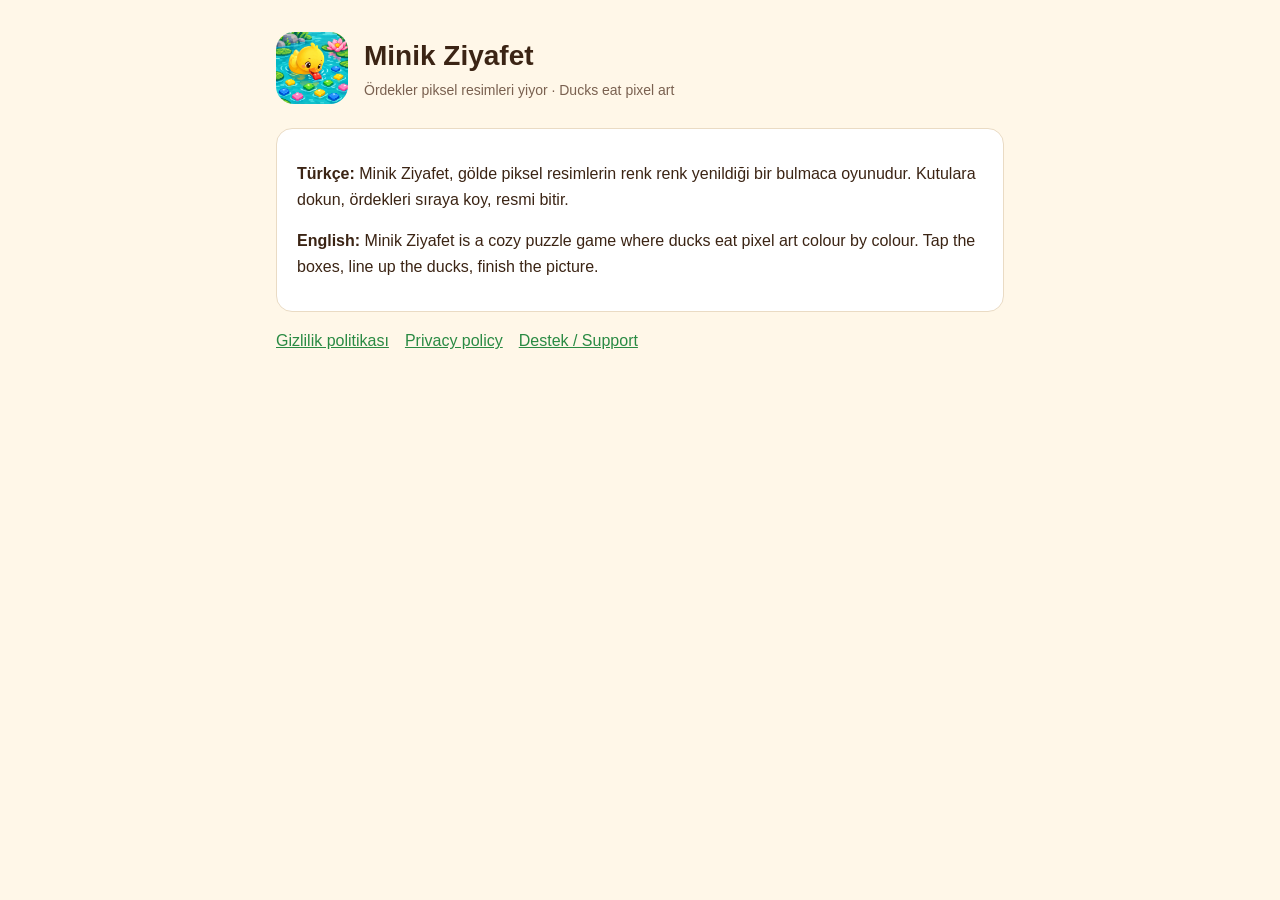
<file: index.html>
<!doctype html>
<html lang="tr">
<head>
<meta charset="utf-8">
<meta name="viewport" content="width=device-width, initial-scale=1">
<title>Minik Ziyafet</title>
<link rel="stylesheet" href="stil.css">
</head>
<body><main>
<header><img src="ikon.png" alt=""><div><h1>Minik Ziyafet</h1><div class="soft">Ördekler piksel resimleri yiyor · Ducks eat pixel art</div></div></header>
<div class="card">
<p><b>Türkçe:</b> Minik Ziyafet, gölde piksel resimlerin renk renk yenildiği bir bulmaca oyunudur. Kutulara dokun, ördekleri sıraya koy, resmi bitir.</p>
<p><b>English:</b> Minik Ziyafet is a cozy puzzle game where ducks eat pixel art colour by colour. Tap the boxes, line up the ducks, finish the picture.</p>
</div>
<nav><a href="gizlilik.html">Gizlilik politikası</a><a href="privacy.html">Privacy policy</a><a href="destek.html">Destek / Support</a></nav>
</main></body>
</html>
</file>
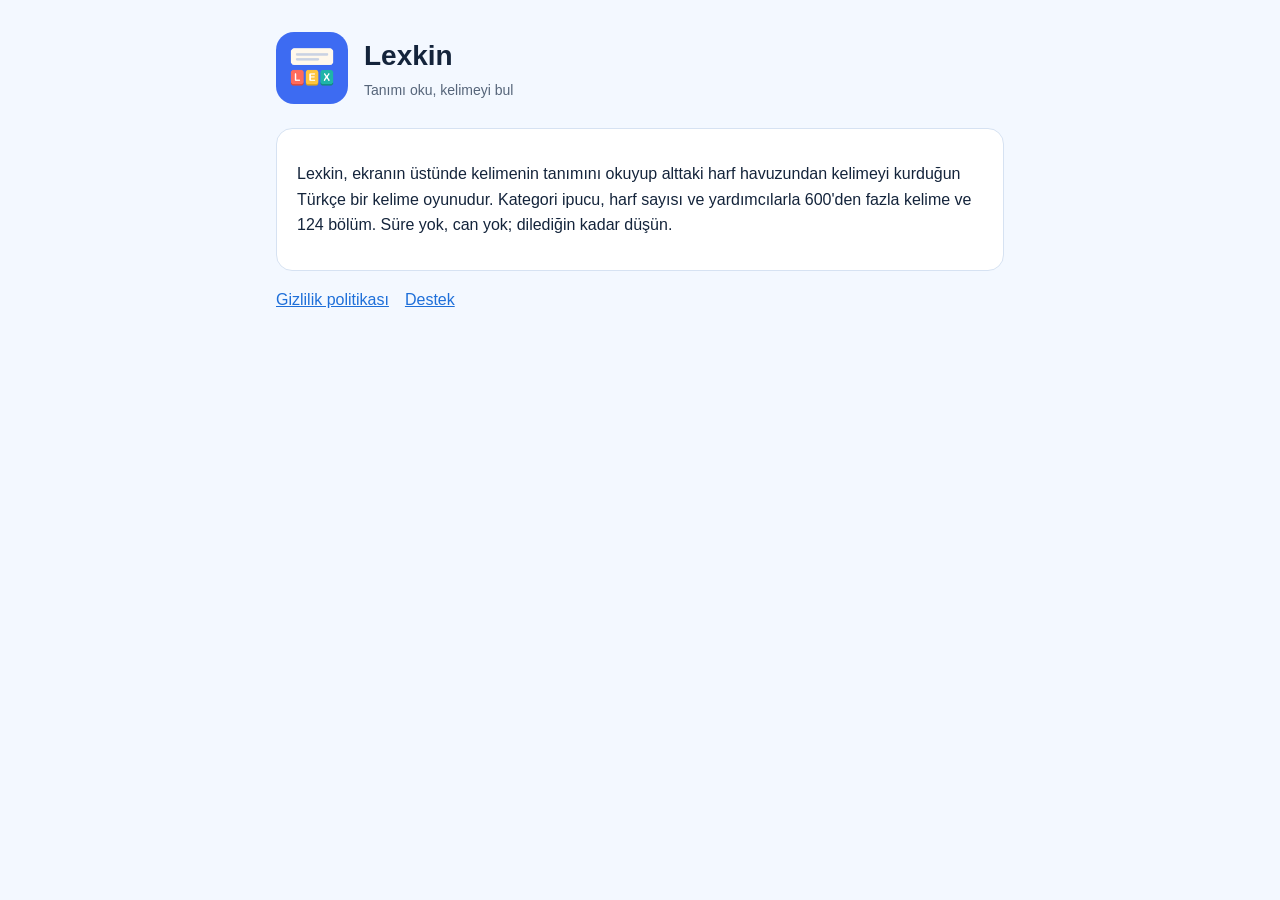
<file: lexkin/index.html>
<!doctype html>
<html lang="tr">
<head>
<meta charset="utf-8">
<meta name="viewport" content="width=device-width, initial-scale=1">
<title>Lexkin</title>
<link rel="stylesheet" href="stil.css">
</head>
<body><main>
<header><img src="ikon.png" alt=""><div><h1>Lexkin</h1><div class="soft">Tanımı oku, kelimeyi bul</div></div></header>
<div class="card">
<p>Lexkin, ekranın üstünde kelimenin tanımını okuyup alttaki harf havuzundan kelimeyi kurduğun Türkçe bir kelime oyunudur. Kategori ipucu, harf sayısı ve yardımcılarla 600'den fazla kelime ve 124 bölüm. Süre yok, can yok; dilediğin kadar düşün.</p>
</div>
<nav><a href="gizlilik.html">Gizlilik politikası</a><a href="destek.html">Destek</a></nav>
</main></body>
</html>
</file>
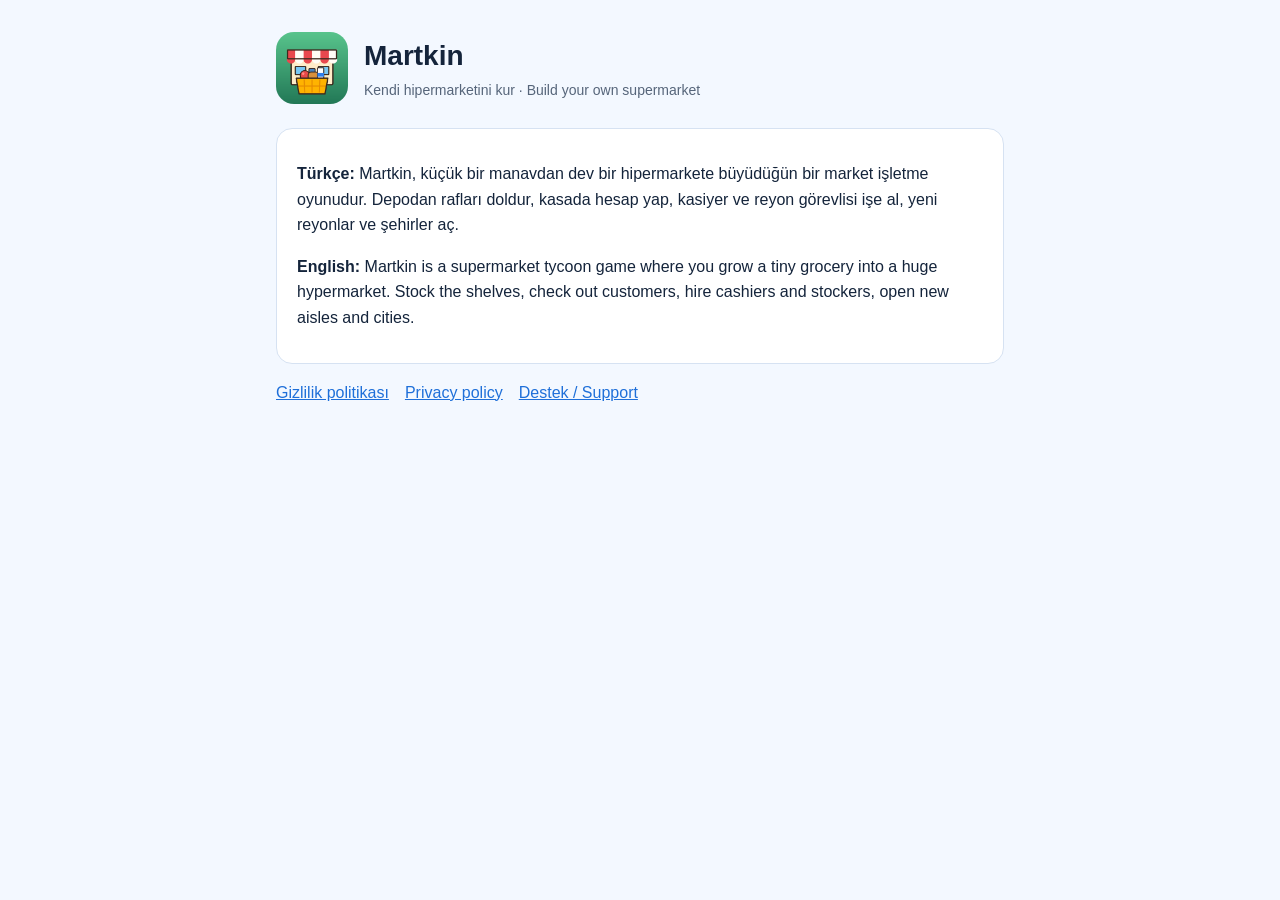
<file: martkin/index.html>
<!doctype html>
<html lang="tr">
<head>
<meta charset="utf-8">
<meta name="viewport" content="width=device-width, initial-scale=1">
<title>Martkin</title>
<link rel="stylesheet" href="stil.css">
</head>
<body><main>
<header><img src="ikon.png" alt=""><div><h1>Martkin</h1><div class="soft">Kendi hipermarketini kur · Build your own supermarket</div></div></header>
<div class="card">
<p><b>Türkçe:</b> Martkin, küçük bir manavdan dev bir hipermarkete büyüdüğün bir market işletme oyunudur. Depodan rafları doldur, kasada hesap yap, kasiyer ve reyon görevlisi işe al, yeni reyonlar ve şehirler aç.</p>
<p><b>English:</b> Martkin is a supermarket tycoon game where you grow a tiny grocery into a huge hypermarket. Stock the shelves, check out customers, hire cashiers and stockers, open new aisles and cities.</p>
</div>
<nav><a href="gizlilik.html">Gizlilik politikası</a><a href="privacy.html">Privacy policy</a><a href="destek.html">Destek / Support</a></nav>
</main></body>
</html>
</file>
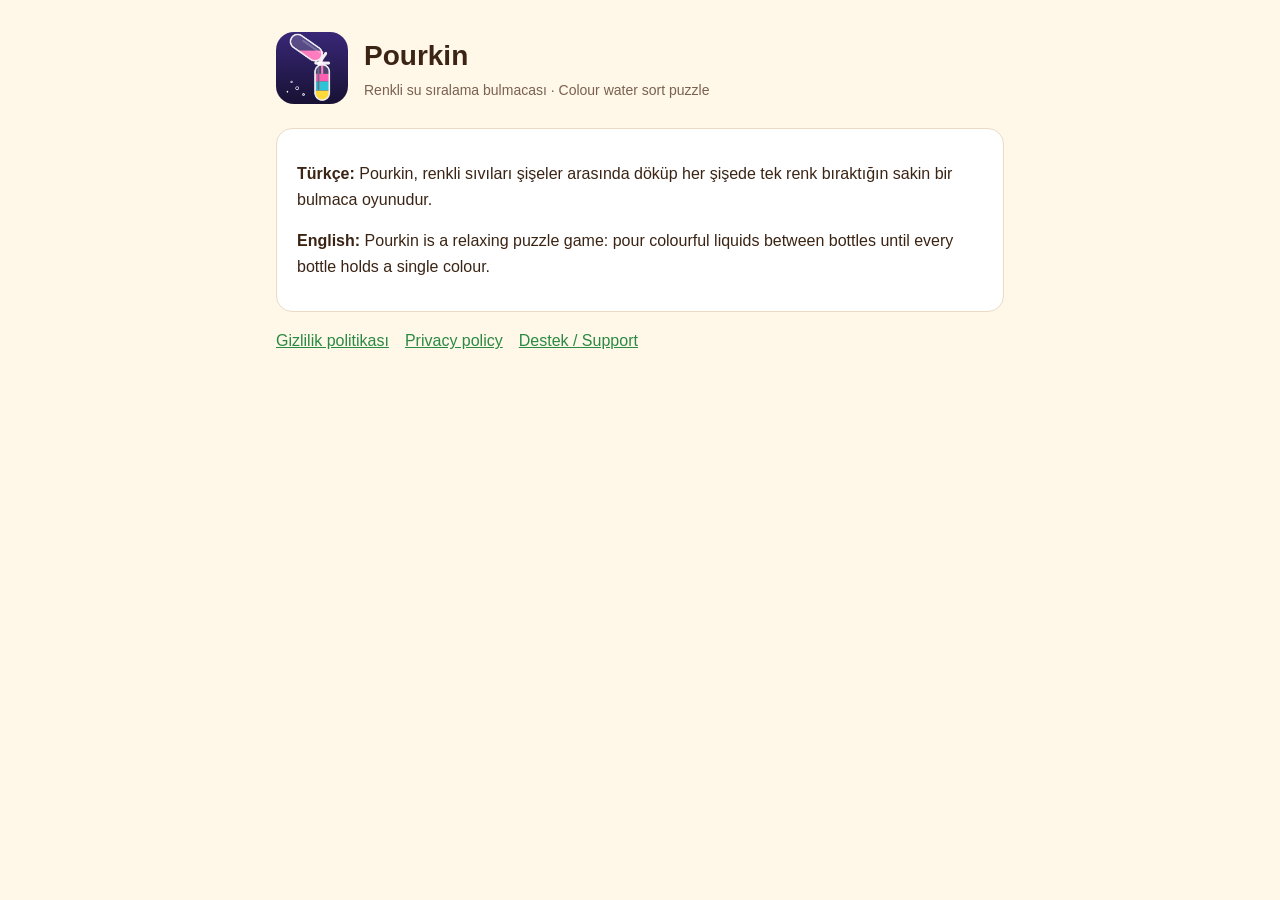
<file: pourkin/index.html>
<!doctype html>
<html lang="tr">
<head>
<meta charset="utf-8">
<meta name="viewport" content="width=device-width, initial-scale=1">
<title>Pourkin</title>
<link rel="stylesheet" href="../stil.css">
</head>
<body><main>
<header><img src="ikon.png" alt=""><div><h1>Pourkin</h1><div class="soft">Renkli su sıralama bulmacası · Colour water sort puzzle</div></div></header>
<div class="card">
<p><b>Türkçe:</b> Pourkin, renkli sıvıları şişeler arasında döküp her şişede tek renk bıraktığın sakin bir bulmaca oyunudur.</p>
<p><b>English:</b> Pourkin is a relaxing puzzle game: pour colourful liquids between bottles until every bottle holds a single colour.</p>
</div>
<nav><a href="gizlilik.html">Gizlilik politikası</a><a href="privacy.html">Privacy policy</a><a href="destek.html">Destek / Support</a></nav>
</main></body>
</html>
</file>
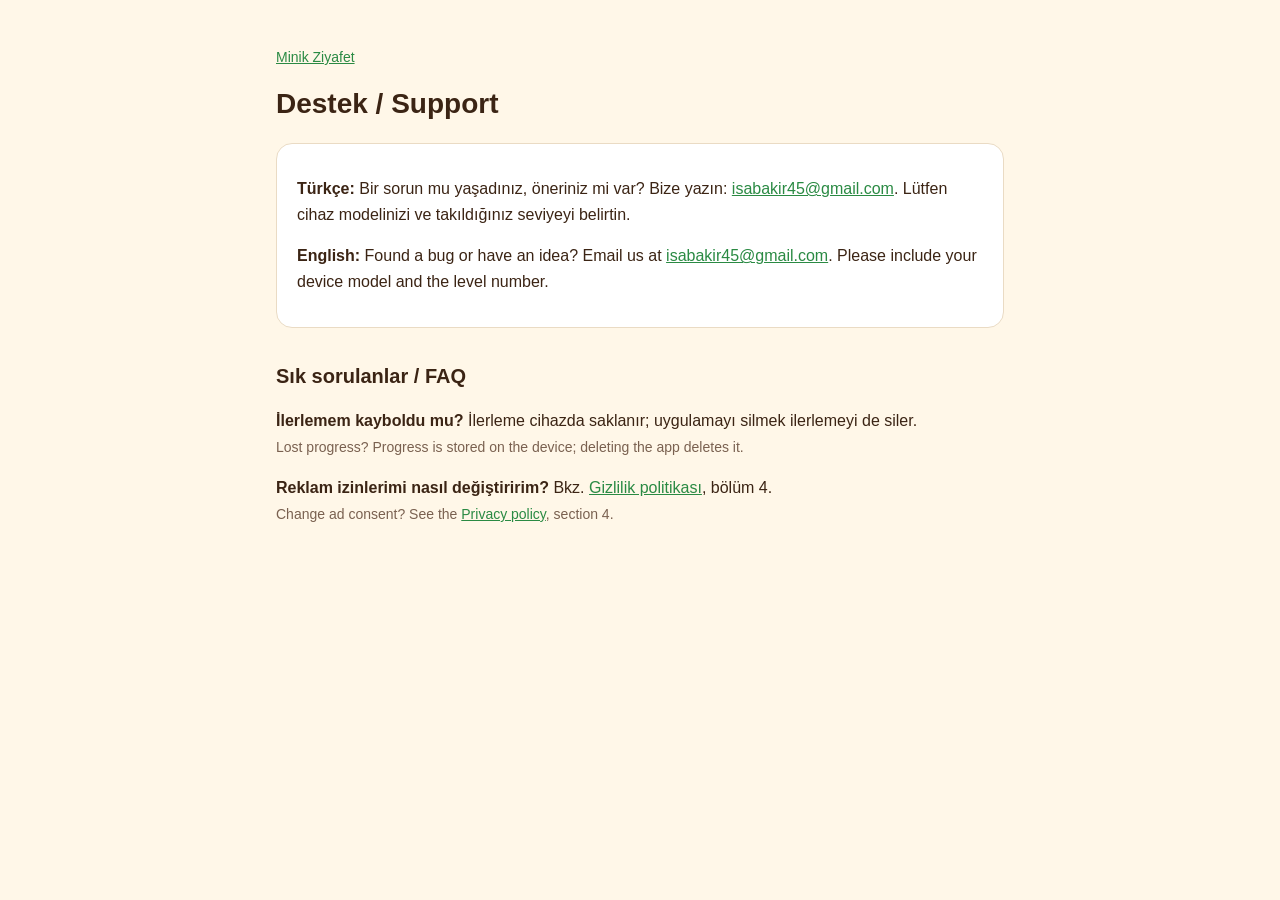
<file: destek.html>
<!doctype html>
<html lang="tr">
<head>
<meta charset="utf-8">
<meta name="viewport" content="width=device-width, initial-scale=1">
<title>Destek</title>
<link rel="stylesheet" href="stil.css">
</head>
<body><main>
<p class="soft"><a href="index.html">Minik Ziyafet</a></p>
<h1>Destek / Support</h1>
<div class="card">
<p><b>Türkçe:</b> Bir sorun mu yaşadınız, öneriniz mi var? Bize yazın: <a href="mailto:isabakir45@gmail.com">isabakir45@gmail.com</a>. Lütfen cihaz modelinizi ve takıldığınız seviyeyi belirtin.</p>
<p><b>English:</b> Found a bug or have an idea? Email us at <a href="mailto:isabakir45@gmail.com">isabakir45@gmail.com</a>. Please include your device model and the level number.</p>
</div>
<h2>Sık sorulanlar / FAQ</h2>
<p><b>İlerlemem kayboldu mu?</b> İlerleme cihazda saklanır; uygulamayı silmek ilerlemeyi de siler.<br><span class="soft">Lost progress? Progress is stored on the device; deleting the app deletes it.</span></p>
<p><b>Reklam izinlerimi nasıl değiştiririm?</b> Bkz. <a href="gizlilik.html">Gizlilik politikası</a>, bölüm 4.<br><span class="soft">Change ad consent? See the <a href="privacy.html">Privacy policy</a>, section 4.</span></p>
</main></body>
</html>
</file>
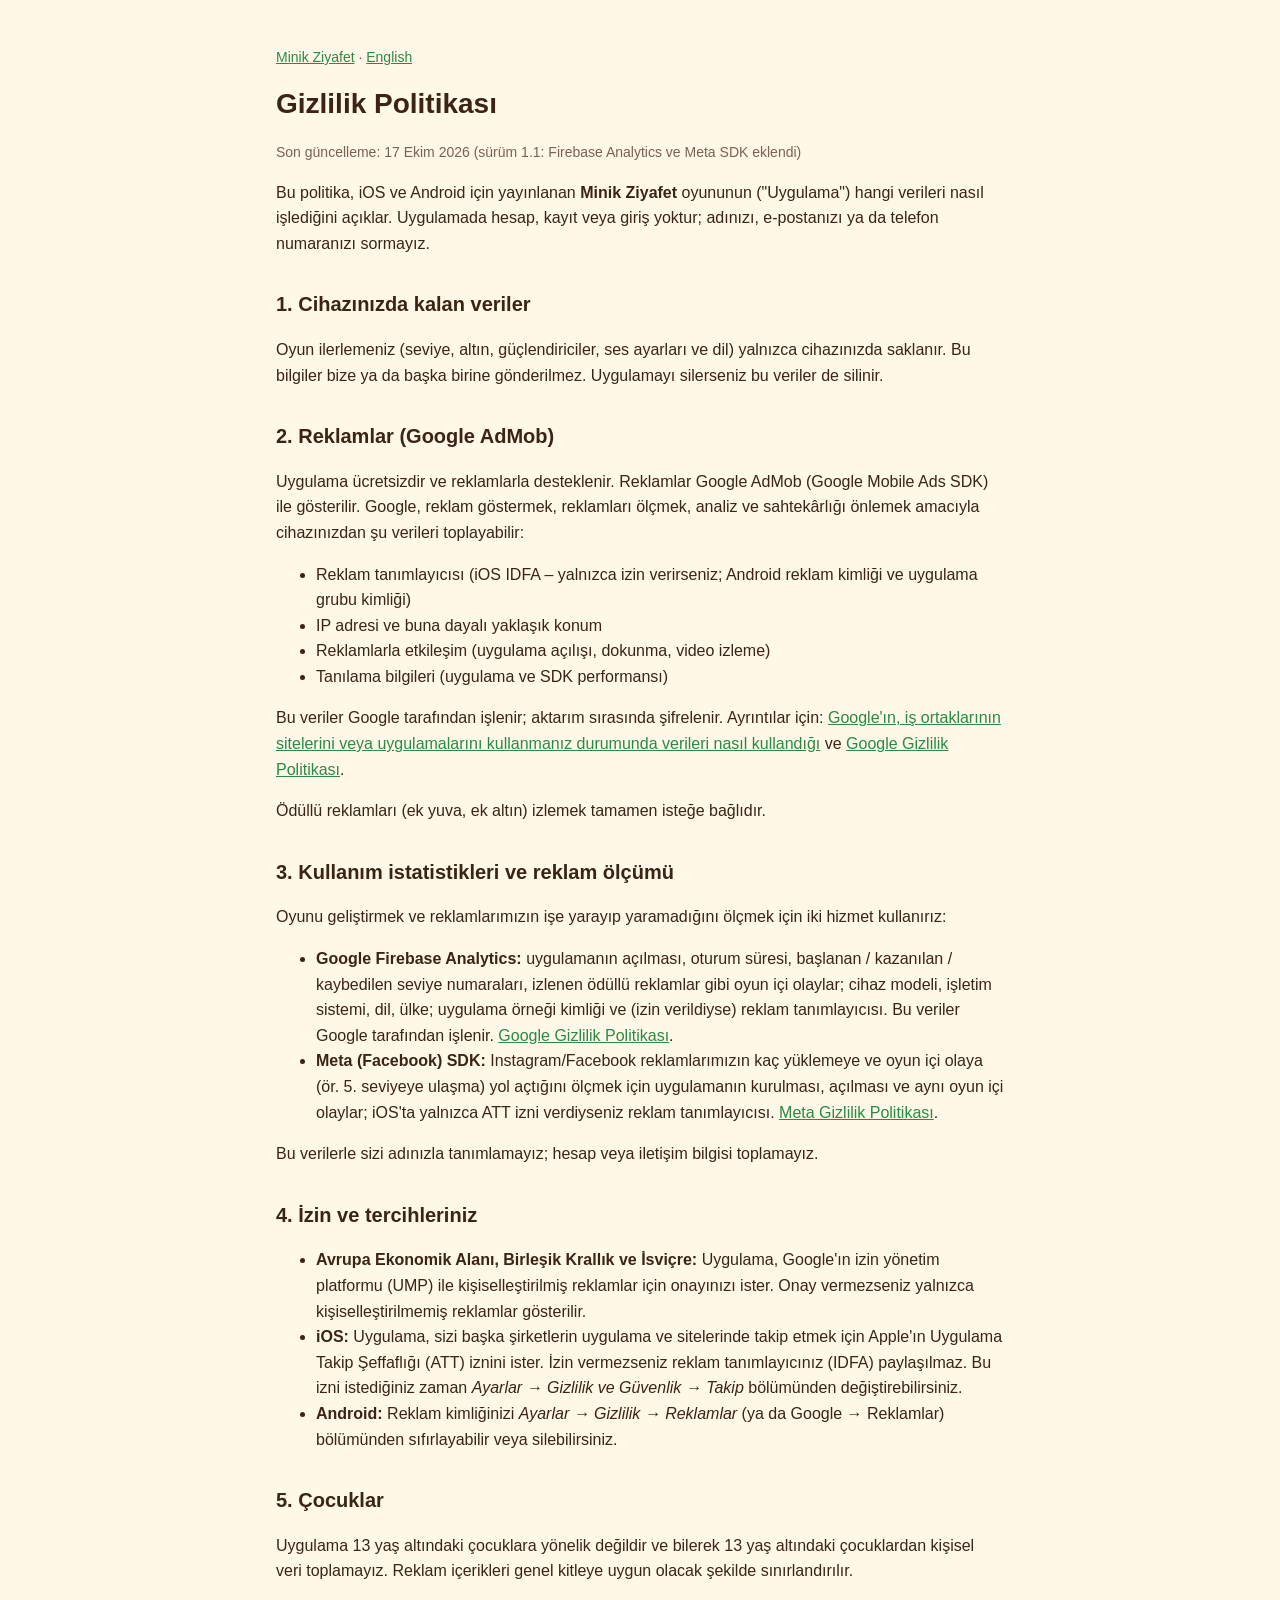
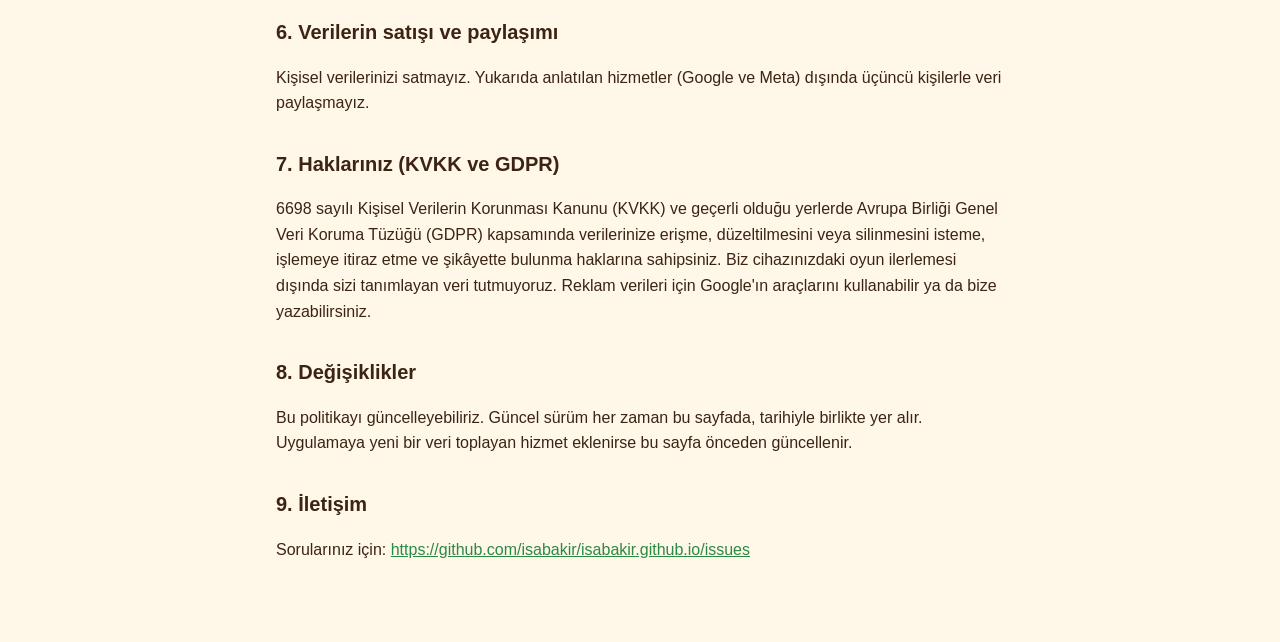
<file: gizlilik.html>
<!doctype html>
<html lang="tr">
<head>
<meta charset="utf-8">
<meta name="viewport" content="width=device-width, initial-scale=1">
<title>Gizlilik Politikası</title>
<link rel="stylesheet" href="stil.css">
</head>
<body><main>
<p class="soft"><a href="index.html">Minik Ziyafet</a> · <a href="privacy.html">English</a></p>
<h1>Gizlilik Politikası</h1>
<p class="soft">Son güncelleme: 17 Ekim 2026 (sürüm 1.1: Firebase Analytics ve Meta SDK eklendi)</p>

<p>Bu politika, iOS ve Android için yayınlanan <b>Minik Ziyafet</b> oyununun ("Uygulama") hangi verileri nasıl işlediğini açıklar. Uygulamada hesap, kayıt veya giriş yoktur; adınızı, e-postanızı ya da telefon numaranızı sormayız.</p>

<h2>1. Cihazınızda kalan veriler</h2>
<p>Oyun ilerlemeniz (seviye, altın, güçlendiriciler, ses ayarları ve dil) yalnızca cihazınızda saklanır. Bu bilgiler bize ya da başka birine gönderilmez. Uygulamayı silerseniz bu veriler de silinir.</p>

<h2>2. Reklamlar (Google AdMob)</h2>
<p>Uygulama ücretsizdir ve reklamlarla desteklenir. Reklamlar Google AdMob (Google Mobile Ads SDK) ile gösterilir. Google, reklam göstermek, reklamları ölçmek, analiz ve sahtekârlığı önlemek amacıyla cihazınızdan şu verileri toplayabilir:</p>
<ul>
<li>Reklam tanımlayıcısı (iOS IDFA – yalnızca izin verirseniz; Android reklam kimliği ve uygulama grubu kimliği)</li>
<li>IP adresi ve buna dayalı yaklaşık konum</li>
<li>Reklamlarla etkileşim (uygulama açılışı, dokunma, video izleme)</li>
<li>Tanılama bilgileri (uygulama ve SDK performansı)</li>
</ul>
<p>Bu veriler Google tarafından işlenir; aktarım sırasında şifrelenir. Ayrıntılar için: <a href="https://policies.google.com/technologies/partner-sites">Google'ın, iş ortaklarının sitelerini veya uygulamalarını kullanmanız durumunda verileri nasıl kullandığı</a> ve <a href="https://policies.google.com/privacy">Google Gizlilik Politikası</a>.</p>
<p>Ödüllü reklamları (ek yuva, ek altın) izlemek tamamen isteğe bağlıdır.</p>

<h2>3. Kullanım istatistikleri ve reklam ölçümü</h2>
<p>Oyunu geliştirmek ve reklamlarımızın işe yarayıp yaramadığını ölçmek için iki hizmet kullanırız:</p>
<ul>
<li><b>Google Firebase Analytics:</b> uygulamanın açılması, oturum süresi, başlanan / kazanılan / kaybedilen seviye numaraları, izlenen ödüllü reklamlar gibi oyun içi olaylar; cihaz modeli, işletim sistemi, dil, ülke; uygulama örneği kimliği ve (izin verildiyse) reklam tanımlayıcısı. Bu veriler Google tarafından işlenir. <a href="https://policies.google.com/privacy">Google Gizlilik Politikası</a>.</li>
<li><b>Meta (Facebook) SDK:</b> Instagram/Facebook reklamlarımızın kaç yüklemeye ve oyun içi olaya (ör. 5. seviyeye ulaşma) yol açtığını ölçmek için uygulamanın kurulması, açılması ve aynı oyun içi olaylar; iOS'ta yalnızca ATT izni verdiyseniz reklam tanımlayıcısı. <a href="https://www.facebook.com/privacy/policy/">Meta Gizlilik Politikası</a>.</li>
</ul>
<p>Bu verilerle sizi adınızla tanımlamayız; hesap veya iletişim bilgisi toplamayız.</p>

<h2>4. İzin ve tercihleriniz</h2>
<ul>
<li><b>Avrupa Ekonomik Alanı, Birleşik Krallık ve İsviçre:</b> Uygulama, Google'ın izin yönetim platformu (UMP) ile kişiselleştirilmiş reklamlar için onayınızı ister. Onay vermezseniz yalnızca kişiselleştirilmemiş reklamlar gösterilir.</li>
<li><b>iOS:</b> Uygulama, sizi başka şirketlerin uygulama ve sitelerinde takip etmek için Apple'ın Uygulama Takip Şeffaflığı (ATT) iznini ister. İzin vermezseniz reklam tanımlayıcınız (IDFA) paylaşılmaz. Bu izni istediğiniz zaman <i>Ayarlar → Gizlilik ve Güvenlik → Takip</i> bölümünden değiştirebilirsiniz.</li>
<li><b>Android:</b> Reklam kimliğinizi <i>Ayarlar → Gizlilik → Reklamlar</i> (ya da Google → Reklamlar) bölümünden sıfırlayabilir veya silebilirsiniz.</li>
</ul>

<h2>5. Çocuklar</h2>
<p>Uygulama 13 yaş altındaki çocuklara yönelik değildir ve bilerek 13 yaş altındaki çocuklardan kişisel veri toplamayız. Reklam içerikleri genel kitleye uygun olacak şekilde sınırlandırılır.</p>

<h2>6. Verilerin satışı ve paylaşımı</h2>
<p>Kişisel verilerinizi satmayız. Yukarıda anlatılan hizmetler (Google ve Meta) dışında üçüncü kişilerle veri paylaşmayız.</p>

<h2>7. Haklarınız (KVKK ve GDPR)</h2>
<p>6698 sayılı Kişisel Verilerin Korunması Kanunu (KVKK) ve geçerli olduğu yerlerde Avrupa Birliği Genel Veri Koruma Tüzüğü (GDPR) kapsamında verilerinize erişme, düzeltilmesini veya silinmesini isteme, işlemeye itiraz etme ve şikâyette bulunma haklarına sahipsiniz. Biz cihazınızdaki oyun ilerlemesi dışında sizi tanımlayan veri tutmuyoruz. Reklam verileri için Google'ın araçlarını kullanabilir ya da bize yazabilirsiniz.</p>

<h2>8. Değişiklikler</h2>
<p>Bu politikayı güncelleyebiliriz. Güncel sürüm her zaman bu sayfada, tarihiyle birlikte yer alır. Uygulamaya yeni bir veri toplayan hizmet eklenirse bu sayfa önceden güncellenir.</p>

<h2>9. İletişim</h2>
<p>Sorularınız için: <a href="https://github.com/isabakir/isabakir.github.io/issues">https://github.com/isabakir/isabakir.github.io/issues</a></p>
</main></body>
</html>
</file>
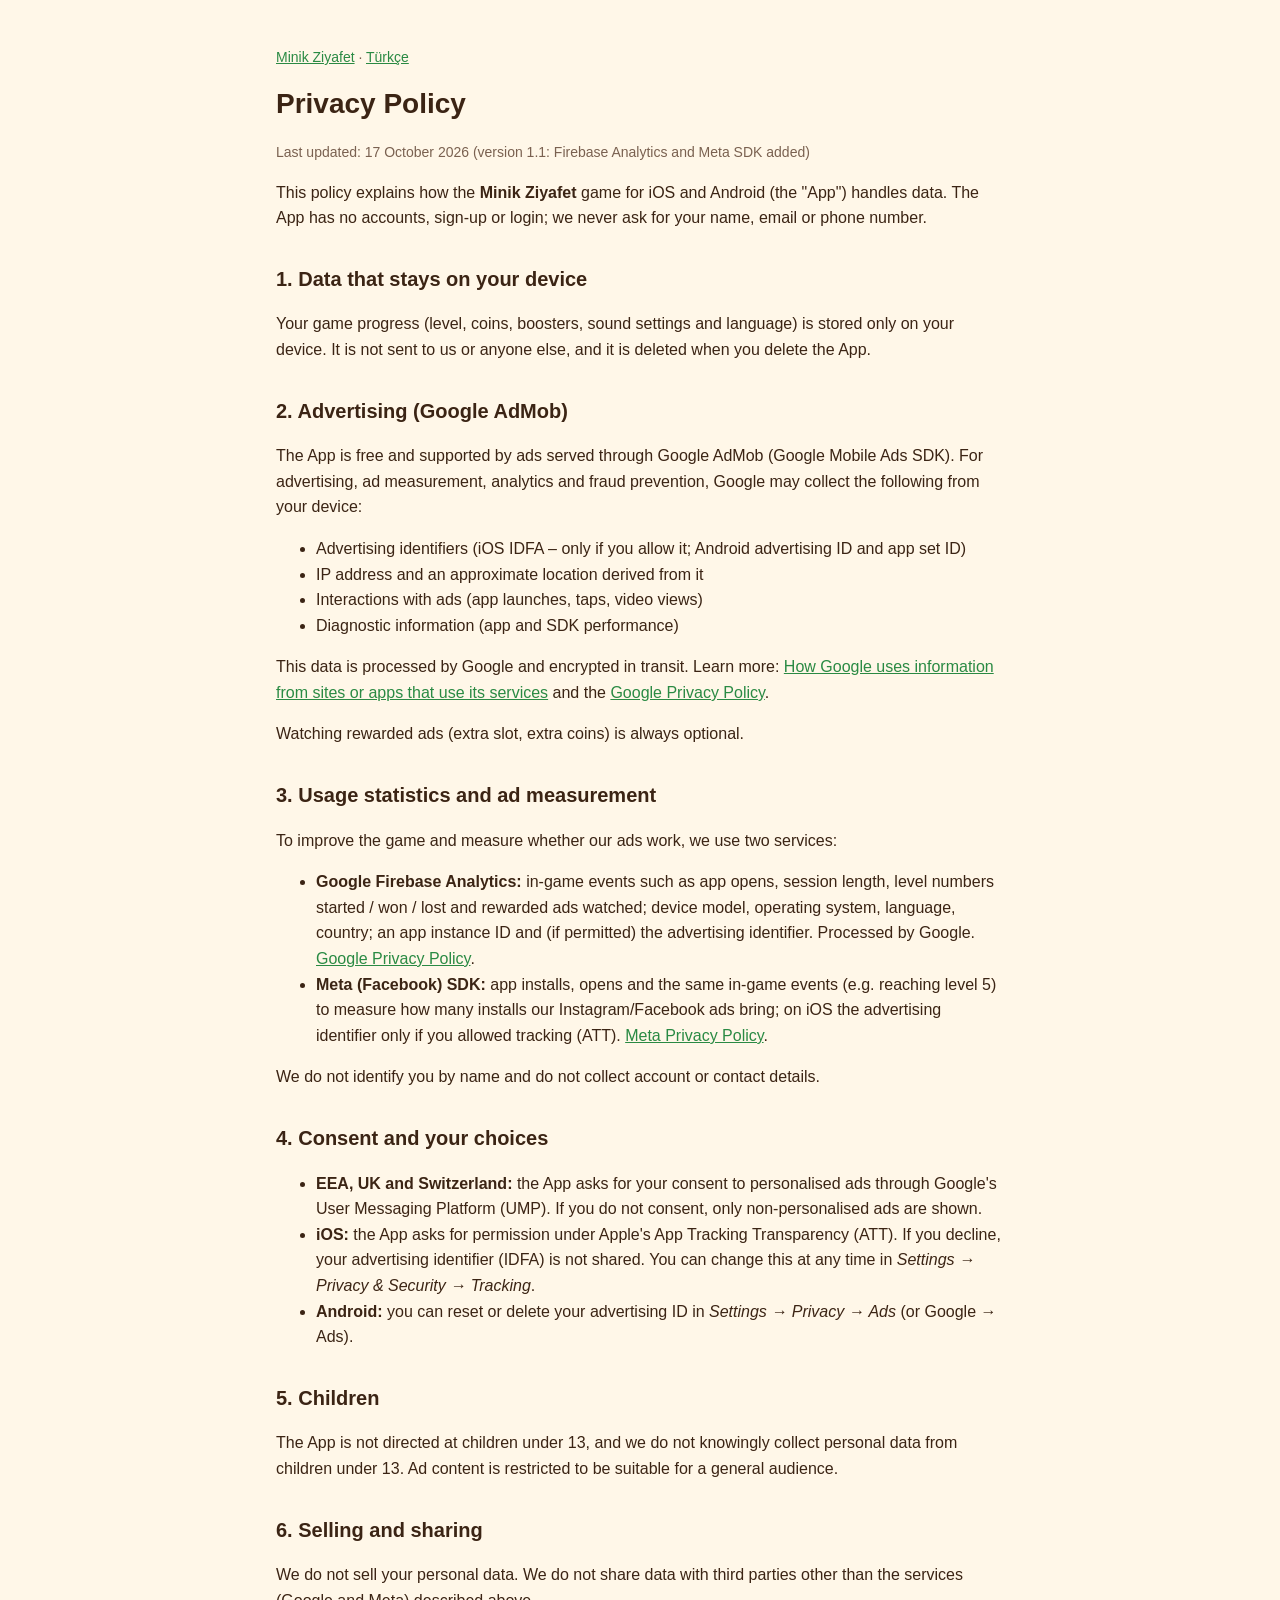
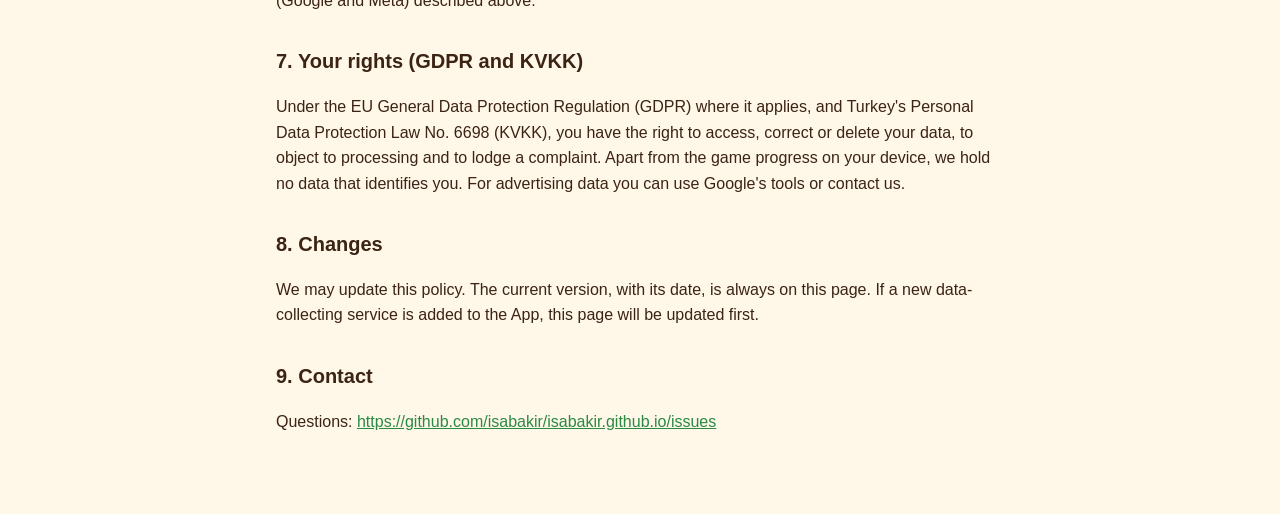
<file: privacy.html>
<!doctype html>
<html lang="en">
<head>
<meta charset="utf-8">
<meta name="viewport" content="width=device-width, initial-scale=1">
<title>Privacy Policy</title>
<link rel="stylesheet" href="stil.css">
</head>
<body><main>
<p class="soft"><a href="index.html">Minik Ziyafet</a> · <a href="gizlilik.html">Türkçe</a></p>
<h1>Privacy Policy</h1>
<p class="soft">Last updated: 17 October 2026 (version 1.1: Firebase Analytics and Meta SDK added)</p>

<p>This policy explains how the <b>Minik Ziyafet</b> game for iOS and Android (the "App") handles data. The App has no accounts, sign-up or login; we never ask for your name, email or phone number.</p>

<h2>1. Data that stays on your device</h2>
<p>Your game progress (level, coins, boosters, sound settings and language) is stored only on your device. It is not sent to us or anyone else, and it is deleted when you delete the App.</p>

<h2>2. Advertising (Google AdMob)</h2>
<p>The App is free and supported by ads served through Google AdMob (Google Mobile Ads SDK). For advertising, ad measurement, analytics and fraud prevention, Google may collect the following from your device:</p>
<ul>
<li>Advertising identifiers (iOS IDFA – only if you allow it; Android advertising ID and app set ID)</li>
<li>IP address and an approximate location derived from it</li>
<li>Interactions with ads (app launches, taps, video views)</li>
<li>Diagnostic information (app and SDK performance)</li>
</ul>
<p>This data is processed by Google and encrypted in transit. Learn more: <a href="https://policies.google.com/technologies/partner-sites">How Google uses information from sites or apps that use its services</a> and the <a href="https://policies.google.com/privacy">Google Privacy Policy</a>.</p>
<p>Watching rewarded ads (extra slot, extra coins) is always optional.</p>

<h2>3. Usage statistics and ad measurement</h2>
<p>To improve the game and measure whether our ads work, we use two services:</p>
<ul>
<li><b>Google Firebase Analytics:</b> in-game events such as app opens, session length, level numbers started / won / lost and rewarded ads watched; device model, operating system, language, country; an app instance ID and (if permitted) the advertising identifier. Processed by Google. <a href="https://policies.google.com/privacy">Google Privacy Policy</a>.</li>
<li><b>Meta (Facebook) SDK:</b> app installs, opens and the same in-game events (e.g. reaching level 5) to measure how many installs our Instagram/Facebook ads bring; on iOS the advertising identifier only if you allowed tracking (ATT). <a href="https://www.facebook.com/privacy/policy/">Meta Privacy Policy</a>.</li>
</ul>
<p>We do not identify you by name and do not collect account or contact details.</p>

<h2>4. Consent and your choices</h2>
<ul>
<li><b>EEA, UK and Switzerland:</b> the App asks for your consent to personalised ads through Google's User Messaging Platform (UMP). If you do not consent, only non-personalised ads are shown.</li>
<li><b>iOS:</b> the App asks for permission under Apple's App Tracking Transparency (ATT). If you decline, your advertising identifier (IDFA) is not shared. You can change this at any time in <i>Settings → Privacy &amp; Security → Tracking</i>.</li>
<li><b>Android:</b> you can reset or delete your advertising ID in <i>Settings → Privacy → Ads</i> (or Google → Ads).</li>
</ul>

<h2>5. Children</h2>
<p>The App is not directed at children under 13, and we do not knowingly collect personal data from children under 13. Ad content is restricted to be suitable for a general audience.</p>

<h2>6. Selling and sharing</h2>
<p>We do not sell your personal data. We do not share data with third parties other than the services (Google and Meta) described above.</p>

<h2>7. Your rights (GDPR and KVKK)</h2>
<p>Under the EU General Data Protection Regulation (GDPR) where it applies, and Turkey's Personal Data Protection Law No. 6698 (KVKK), you have the right to access, correct or delete your data, to object to processing and to lodge a complaint. Apart from the game progress on your device, we hold no data that identifies you. For advertising data you can use Google's tools or contact us.</p>

<h2>8. Changes</h2>
<p>We may update this policy. The current version, with its date, is always on this page. If a new data-collecting service is added to the App, this page will be updated first.</p>

<h2>9. Contact</h2>
<p>Questions: <a href="https://github.com/isabakir/isabakir.github.io/issues">https://github.com/isabakir/isabakir.github.io/issues</a></p>
</main></body>
</html>
</file>
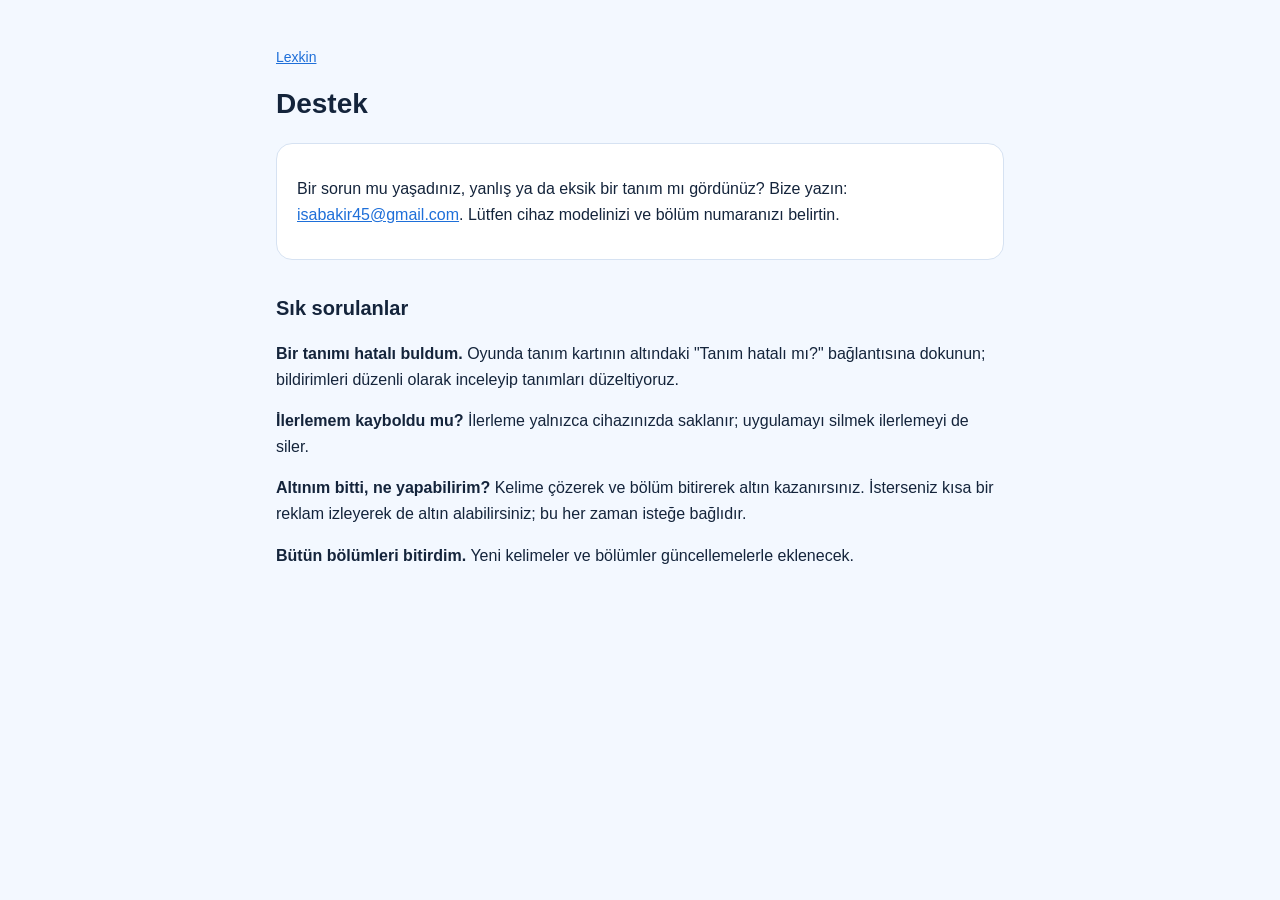
<file: lexkin/destek.html>
<!doctype html>
<html lang="tr">
<head>
<meta charset="utf-8">
<meta name="viewport" content="width=device-width, initial-scale=1">
<title>Destek</title>
<link rel="stylesheet" href="stil.css">
</head>
<body><main>
<p class="soft"><a href="index.html">Lexkin</a></p>
<h1>Destek</h1>
<div class="card">
<p>Bir sorun mu yaşadınız, yanlış ya da eksik bir tanım mı gördünüz? Bize yazın: <a href="mailto:isabakir45@gmail.com">isabakir45@gmail.com</a>. Lütfen cihaz modelinizi ve bölüm numaranızı belirtin.</p>
</div>
<h2>Sık sorulanlar</h2>
<p><b>Bir tanımı hatalı buldum.</b> Oyunda tanım kartının altındaki "Tanım hatalı mı?" bağlantısına dokunun; bildirimleri düzenli olarak inceleyip tanımları düzeltiyoruz.</p>
<p><b>İlerlemem kayboldu mu?</b> İlerleme yalnızca cihazınızda saklanır; uygulamayı silmek ilerlemeyi de siler.</p>
<p><b>Altınım bitti, ne yapabilirim?</b> Kelime çözerek ve bölüm bitirerek altın kazanırsınız. İsterseniz kısa bir reklam izleyerek de altın alabilirsiniz; bu her zaman isteğe bağlıdır.</p>
<p><b>Bütün bölümleri bitirdim.</b> Yeni kelimeler ve bölümler güncellemelerle eklenecek.</p>
</main></body>
</html>
</file>
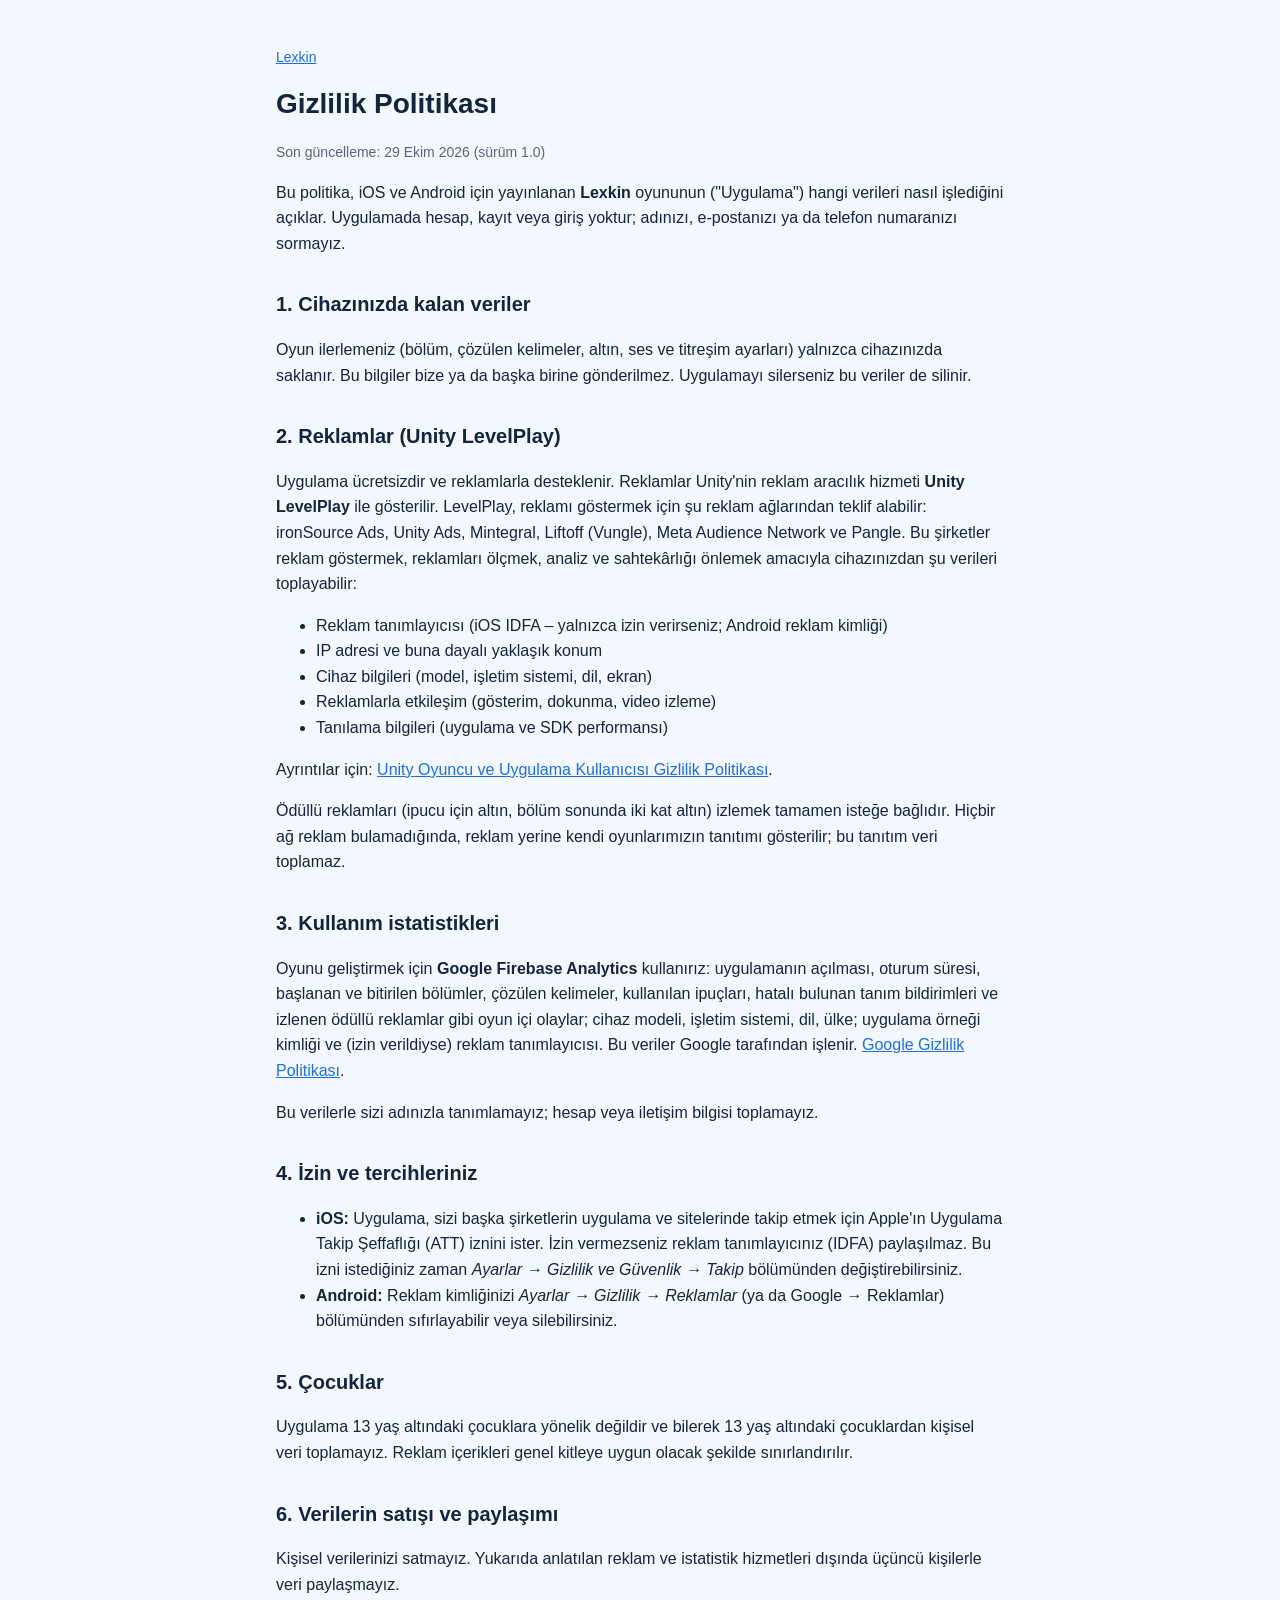
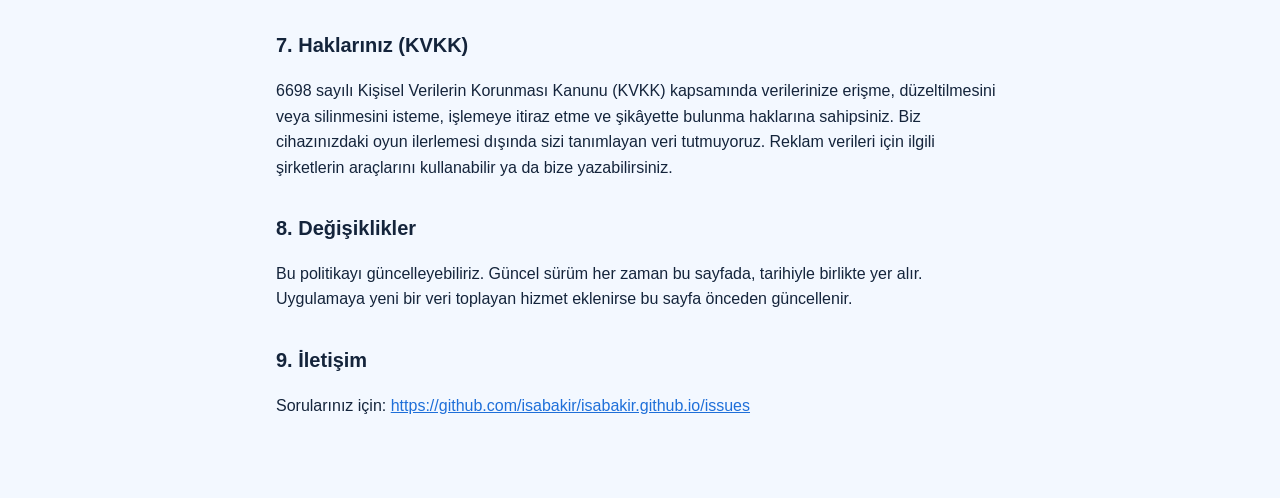
<file: lexkin/gizlilik.html>
<!doctype html>
<html lang="tr">
<head>
<meta charset="utf-8">
<meta name="viewport" content="width=device-width, initial-scale=1">
<title>Gizlilik Politikası</title>
<link rel="stylesheet" href="stil.css">
</head>
<body><main>
<p class="soft"><a href="index.html">Lexkin</a></p>
<h1>Gizlilik Politikası</h1>
<p class="soft">Son güncelleme: 29 Ekim 2026 (sürüm 1.0)</p>

<p>Bu politika, iOS ve Android için yayınlanan <b>Lexkin</b> oyununun ("Uygulama") hangi verileri nasıl işlediğini açıklar. Uygulamada hesap, kayıt veya giriş yoktur; adınızı, e-postanızı ya da telefon numaranızı sormayız.</p>

<h2>1. Cihazınızda kalan veriler</h2>
<p>Oyun ilerlemeniz (bölüm, çözülen kelimeler, altın, ses ve titreşim ayarları) yalnızca cihazınızda saklanır. Bu bilgiler bize ya da başka birine gönderilmez. Uygulamayı silerseniz bu veriler de silinir.</p>

<h2>2. Reklamlar (Unity LevelPlay)</h2>
<p>Uygulama ücretsizdir ve reklamlarla desteklenir. Reklamlar Unity'nin reklam aracılık hizmeti <b>Unity LevelPlay</b> ile gösterilir. LevelPlay, reklamı göstermek için şu reklam ağlarından teklif alabilir: ironSource Ads, Unity Ads, Mintegral, Liftoff (Vungle), Meta Audience Network ve Pangle. Bu şirketler reklam göstermek, reklamları ölçmek, analiz ve sahtekârlığı önlemek amacıyla cihazınızdan şu verileri toplayabilir:</p>
<ul>
<li>Reklam tanımlayıcısı (iOS IDFA – yalnızca izin verirseniz; Android reklam kimliği)</li>
<li>IP adresi ve buna dayalı yaklaşık konum</li>
<li>Cihaz bilgileri (model, işletim sistemi, dil, ekran)</li>
<li>Reklamlarla etkileşim (gösterim, dokunma, video izleme)</li>
<li>Tanılama bilgileri (uygulama ve SDK performansı)</li>
</ul>
<p>Ayrıntılar için: <a href="https://unity.com/legal/game-player-and-app-user-privacy-policy">Unity Oyuncu ve Uygulama Kullanıcısı Gizlilik Politikası</a>.</p>
<p>Ödüllü reklamları (ipucu için altın, bölüm sonunda iki kat altın) izlemek tamamen isteğe bağlıdır. Hiçbir ağ reklam bulamadığında, reklam yerine kendi oyunlarımızın tanıtımı gösterilir; bu tanıtım veri toplamaz.</p>

<h2>3. Kullanım istatistikleri</h2>
<p>Oyunu geliştirmek için <b>Google Firebase Analytics</b> kullanırız: uygulamanın açılması, oturum süresi, başlanan ve bitirilen bölümler, çözülen kelimeler, kullanılan ipuçları, hatalı bulunan tanım bildirimleri ve izlenen ödüllü reklamlar gibi oyun içi olaylar; cihaz modeli, işletim sistemi, dil, ülke; uygulama örneği kimliği ve (izin verildiyse) reklam tanımlayıcısı. Bu veriler Google tarafından işlenir. <a href="https://policies.google.com/privacy">Google Gizlilik Politikası</a>.</p>
<p>Bu verilerle sizi adınızla tanımlamayız; hesap veya iletişim bilgisi toplamayız.</p>

<h2>4. İzin ve tercihleriniz</h2>
<ul>
<li><b>iOS:</b> Uygulama, sizi başka şirketlerin uygulama ve sitelerinde takip etmek için Apple'ın Uygulama Takip Şeffaflığı (ATT) iznini ister. İzin vermezseniz reklam tanımlayıcınız (IDFA) paylaşılmaz. Bu izni istediğiniz zaman <i>Ayarlar → Gizlilik ve Güvenlik → Takip</i> bölümünden değiştirebilirsiniz.</li>
<li><b>Android:</b> Reklam kimliğinizi <i>Ayarlar → Gizlilik → Reklamlar</i> (ya da Google → Reklamlar) bölümünden sıfırlayabilir veya silebilirsiniz.</li>
</ul>

<h2>5. Çocuklar</h2>
<p>Uygulama 13 yaş altındaki çocuklara yönelik değildir ve bilerek 13 yaş altındaki çocuklardan kişisel veri toplamayız. Reklam içerikleri genel kitleye uygun olacak şekilde sınırlandırılır.</p>

<h2>6. Verilerin satışı ve paylaşımı</h2>
<p>Kişisel verilerinizi satmayız. Yukarıda anlatılan reklam ve istatistik hizmetleri dışında üçüncü kişilerle veri paylaşmayız.</p>

<h2>7. Haklarınız (KVKK)</h2>
<p>6698 sayılı Kişisel Verilerin Korunması Kanunu (KVKK) kapsamında verilerinize erişme, düzeltilmesini veya silinmesini isteme, işlemeye itiraz etme ve şikâyette bulunma haklarına sahipsiniz. Biz cihazınızdaki oyun ilerlemesi dışında sizi tanımlayan veri tutmuyoruz. Reklam verileri için ilgili şirketlerin araçlarını kullanabilir ya da bize yazabilirsiniz.</p>

<h2>8. Değişiklikler</h2>
<p>Bu politikayı güncelleyebiliriz. Güncel sürüm her zaman bu sayfada, tarihiyle birlikte yer alır. Uygulamaya yeni bir veri toplayan hizmet eklenirse bu sayfa önceden güncellenir.</p>

<h2>9. İletişim</h2>
<p>Sorularınız için: <a href="https://github.com/isabakir/isabakir.github.io/issues">https://github.com/isabakir/isabakir.github.io/issues</a></p>
</main></body>
</html>
</file>
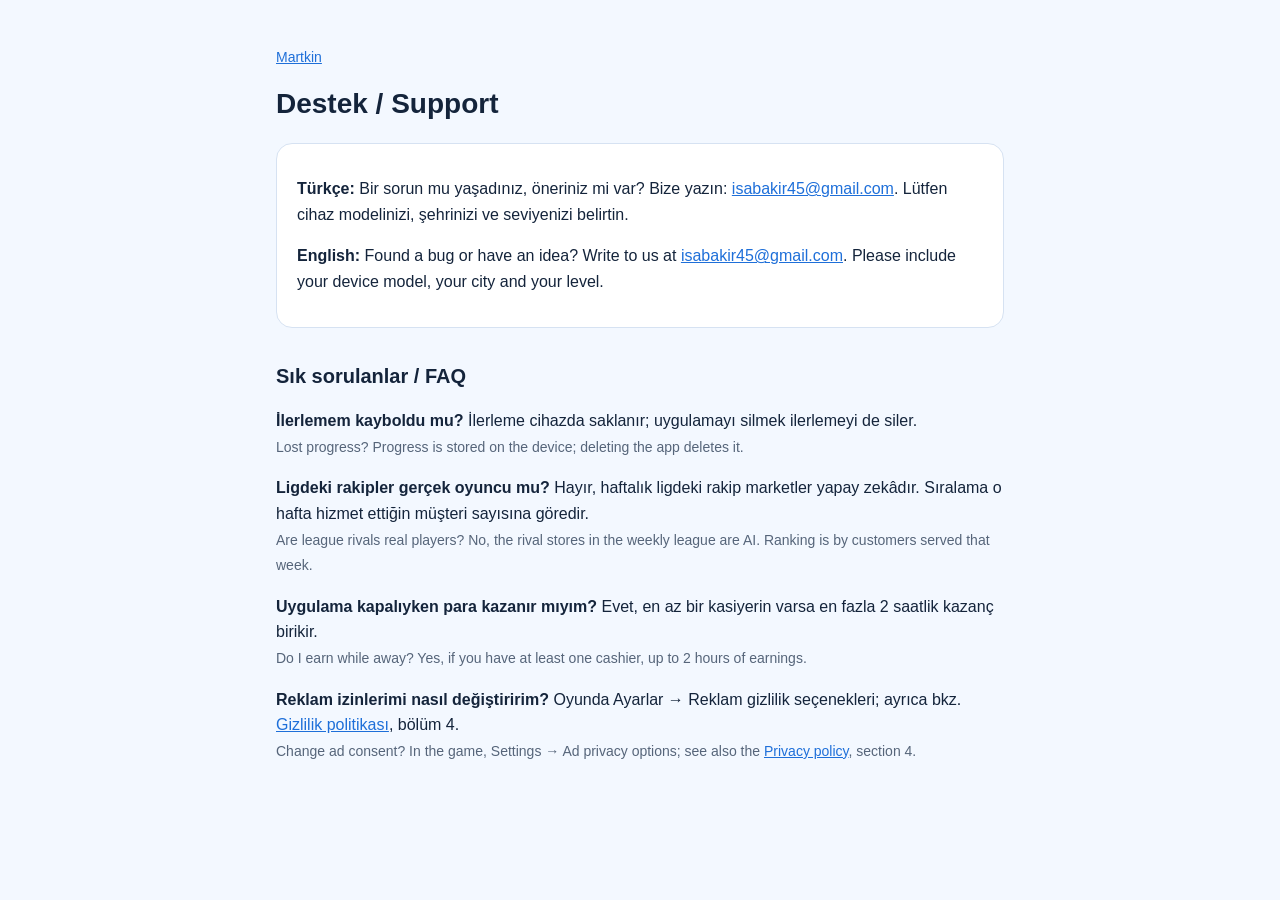
<file: martkin/destek.html>
<!doctype html>
<html lang="tr">
<head>
<meta charset="utf-8">
<meta name="viewport" content="width=device-width, initial-scale=1">
<title>Destek</title>
<link rel="stylesheet" href="stil.css">
</head>
<body><main>
<p class="soft"><a href="index.html">Martkin</a></p>
<h1>Destek / Support</h1>
<div class="card">
<p><b>Türkçe:</b> Bir sorun mu yaşadınız, öneriniz mi var? Bize yazın: <a href="mailto:isabakir45@gmail.com">isabakir45@gmail.com</a>. Lütfen cihaz modelinizi, şehrinizi ve seviyenizi belirtin.</p>
<p><b>English:</b> Found a bug or have an idea? Write to us at <a href="mailto:isabakir45@gmail.com">isabakir45@gmail.com</a>. Please include your device model, your city and your level.</p>
</div>
<h2>Sık sorulanlar / FAQ</h2>
<p><b>İlerlemem kayboldu mu?</b> İlerleme cihazda saklanır; uygulamayı silmek ilerlemeyi de siler.<br><span class="soft">Lost progress? Progress is stored on the device; deleting the app deletes it.</span></p>
<p><b>Ligdeki rakipler gerçek oyuncu mu?</b> Hayır, haftalık ligdeki rakip marketler yapay zekâdır. Sıralama o hafta hizmet ettiğin müşteri sayısına göredir.<br><span class="soft">Are league rivals real players? No, the rival stores in the weekly league are AI. Ranking is by customers served that week.</span></p>
<p><b>Uygulama kapalıyken para kazanır mıyım?</b> Evet, en az bir kasiyerin varsa en fazla 2 saatlik kazanç birikir.<br><span class="soft">Do I earn while away? Yes, if you have at least one cashier, up to 2 hours of earnings.</span></p>
<p><b>Reklam izinlerimi nasıl değiştiririm?</b> Oyunda Ayarlar → Reklam gizlilik seçenekleri; ayrıca bkz. <a href="gizlilik.html">Gizlilik politikası</a>, bölüm 4.<br><span class="soft">Change ad consent? In the game, Settings → Ad privacy options; see also the <a href="privacy.html">Privacy policy</a>, section 4.</span></p>
</main></body>
</html>
</file>
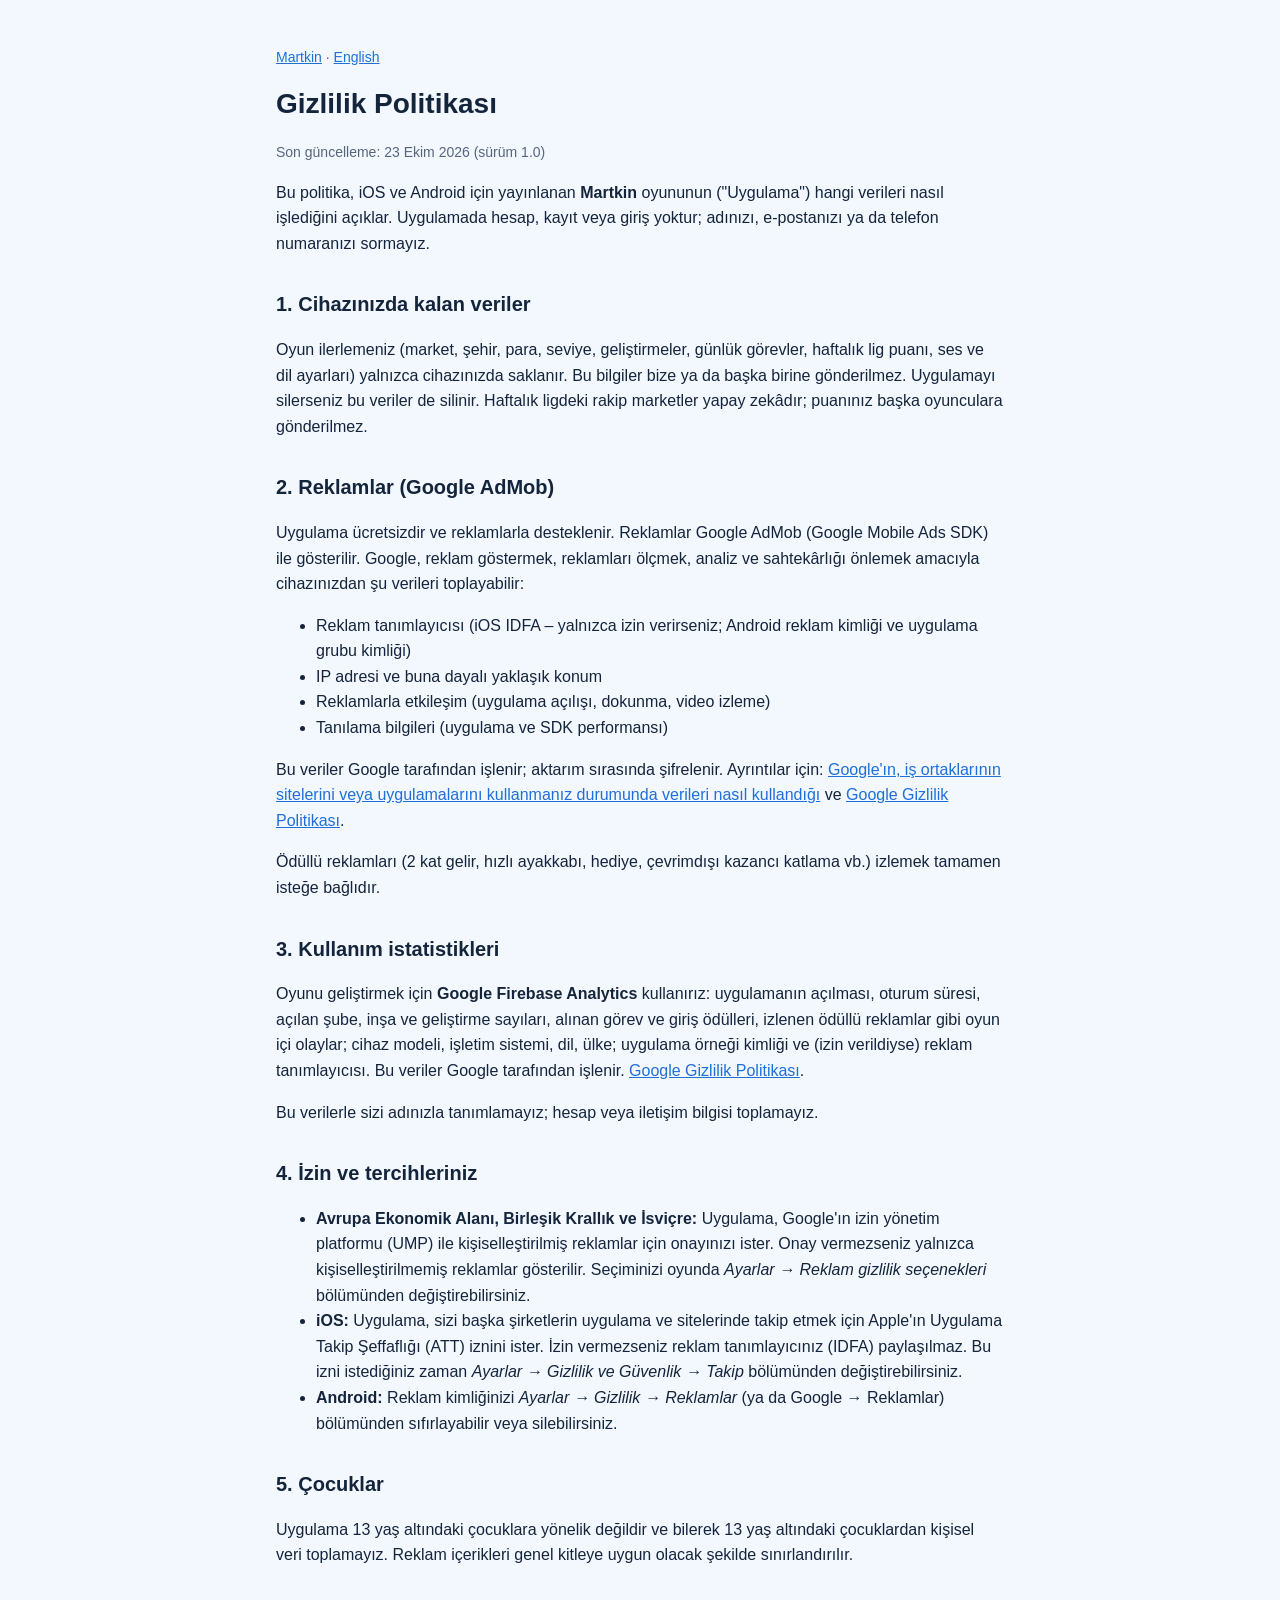
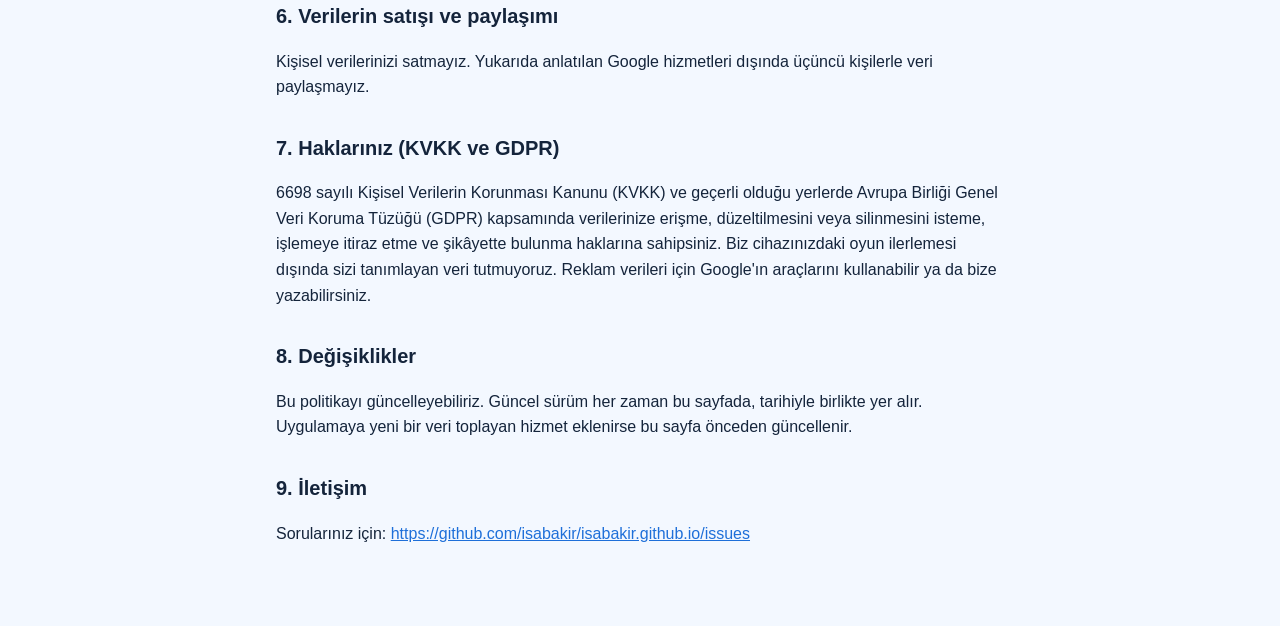
<file: martkin/gizlilik.html>
<!doctype html>
<html lang="tr">
<head>
<meta charset="utf-8">
<meta name="viewport" content="width=device-width, initial-scale=1">
<title>Gizlilik Politikası</title>
<link rel="stylesheet" href="stil.css">
</head>
<body><main>
<p class="soft"><a href="index.html">Martkin</a> · <a href="privacy.html">English</a></p>
<h1>Gizlilik Politikası</h1>
<p class="soft">Son güncelleme: 23 Ekim 2026 (sürüm 1.0)</p>

<p>Bu politika, iOS ve Android için yayınlanan <b>Martkin</b> oyununun ("Uygulama") hangi verileri nasıl işlediğini açıklar. Uygulamada hesap, kayıt veya giriş yoktur; adınızı, e-postanızı ya da telefon numaranızı sormayız.</p>

<h2>1. Cihazınızda kalan veriler</h2>
<p>Oyun ilerlemeniz (market, şehir, para, seviye, geliştirmeler, günlük görevler, haftalık lig puanı, ses ve dil ayarları) yalnızca cihazınızda saklanır. Bu bilgiler bize ya da başka birine gönderilmez. Uygulamayı silerseniz bu veriler de silinir. Haftalık ligdeki rakip marketler yapay zekâdır; puanınız başka oyunculara gönderilmez.</p>

<h2>2. Reklamlar (Google AdMob)</h2>
<p>Uygulama ücretsizdir ve reklamlarla desteklenir. Reklamlar Google AdMob (Google Mobile Ads SDK) ile gösterilir. Google, reklam göstermek, reklamları ölçmek, analiz ve sahtekârlığı önlemek amacıyla cihazınızdan şu verileri toplayabilir:</p>
<ul>
<li>Reklam tanımlayıcısı (iOS IDFA – yalnızca izin verirseniz; Android reklam kimliği ve uygulama grubu kimliği)</li>
<li>IP adresi ve buna dayalı yaklaşık konum</li>
<li>Reklamlarla etkileşim (uygulama açılışı, dokunma, video izleme)</li>
<li>Tanılama bilgileri (uygulama ve SDK performansı)</li>
</ul>
<p>Bu veriler Google tarafından işlenir; aktarım sırasında şifrelenir. Ayrıntılar için: <a href="https://policies.google.com/technologies/partner-sites">Google'ın, iş ortaklarının sitelerini veya uygulamalarını kullanmanız durumunda verileri nasıl kullandığı</a> ve <a href="https://policies.google.com/privacy">Google Gizlilik Politikası</a>.</p>
<p>Ödüllü reklamları (2 kat gelir, hızlı ayakkabı, hediye, çevrimdışı kazancı katlama vb.) izlemek tamamen isteğe bağlıdır.</p>

<h2>3. Kullanım istatistikleri</h2>
<p>Oyunu geliştirmek için <b>Google Firebase Analytics</b> kullanırız: uygulamanın açılması, oturum süresi, açılan şube, inşa ve geliştirme sayıları, alınan görev ve giriş ödülleri, izlenen ödüllü reklamlar gibi oyun içi olaylar; cihaz modeli, işletim sistemi, dil, ülke; uygulama örneği kimliği ve (izin verildiyse) reklam tanımlayıcısı. Bu veriler Google tarafından işlenir. <a href="https://policies.google.com/privacy">Google Gizlilik Politikası</a>.</p>
<p>Bu verilerle sizi adınızla tanımlamayız; hesap veya iletişim bilgisi toplamayız.</p>

<h2>4. İzin ve tercihleriniz</h2>
<ul>
<li><b>Avrupa Ekonomik Alanı, Birleşik Krallık ve İsviçre:</b> Uygulama, Google'ın izin yönetim platformu (UMP) ile kişiselleştirilmiş reklamlar için onayınızı ister. Onay vermezseniz yalnızca kişiselleştirilmemiş reklamlar gösterilir. Seçiminizi oyunda <i>Ayarlar → Reklam gizlilik seçenekleri</i> bölümünden değiştirebilirsiniz.</li>
<li><b>iOS:</b> Uygulama, sizi başka şirketlerin uygulama ve sitelerinde takip etmek için Apple'ın Uygulama Takip Şeffaflığı (ATT) iznini ister. İzin vermezseniz reklam tanımlayıcınız (IDFA) paylaşılmaz. Bu izni istediğiniz zaman <i>Ayarlar → Gizlilik ve Güvenlik → Takip</i> bölümünden değiştirebilirsiniz.</li>
<li><b>Android:</b> Reklam kimliğinizi <i>Ayarlar → Gizlilik → Reklamlar</i> (ya da Google → Reklamlar) bölümünden sıfırlayabilir veya silebilirsiniz.</li>
</ul>

<h2>5. Çocuklar</h2>
<p>Uygulama 13 yaş altındaki çocuklara yönelik değildir ve bilerek 13 yaş altındaki çocuklardan kişisel veri toplamayız. Reklam içerikleri genel kitleye uygun olacak şekilde sınırlandırılır.</p>

<h2>6. Verilerin satışı ve paylaşımı</h2>
<p>Kişisel verilerinizi satmayız. Yukarıda anlatılan Google hizmetleri dışında üçüncü kişilerle veri paylaşmayız.</p>

<h2>7. Haklarınız (KVKK ve GDPR)</h2>
<p>6698 sayılı Kişisel Verilerin Korunması Kanunu (KVKK) ve geçerli olduğu yerlerde Avrupa Birliği Genel Veri Koruma Tüzüğü (GDPR) kapsamında verilerinize erişme, düzeltilmesini veya silinmesini isteme, işlemeye itiraz etme ve şikâyette bulunma haklarına sahipsiniz. Biz cihazınızdaki oyun ilerlemesi dışında sizi tanımlayan veri tutmuyoruz. Reklam verileri için Google'ın araçlarını kullanabilir ya da bize yazabilirsiniz.</p>

<h2>8. Değişiklikler</h2>
<p>Bu politikayı güncelleyebiliriz. Güncel sürüm her zaman bu sayfada, tarihiyle birlikte yer alır. Uygulamaya yeni bir veri toplayan hizmet eklenirse bu sayfa önceden güncellenir.</p>

<h2>9. İletişim</h2>
<p>Sorularınız için: <a href="https://github.com/isabakir/isabakir.github.io/issues">https://github.com/isabakir/isabakir.github.io/issues</a></p>
</main></body>
</html>
</file>
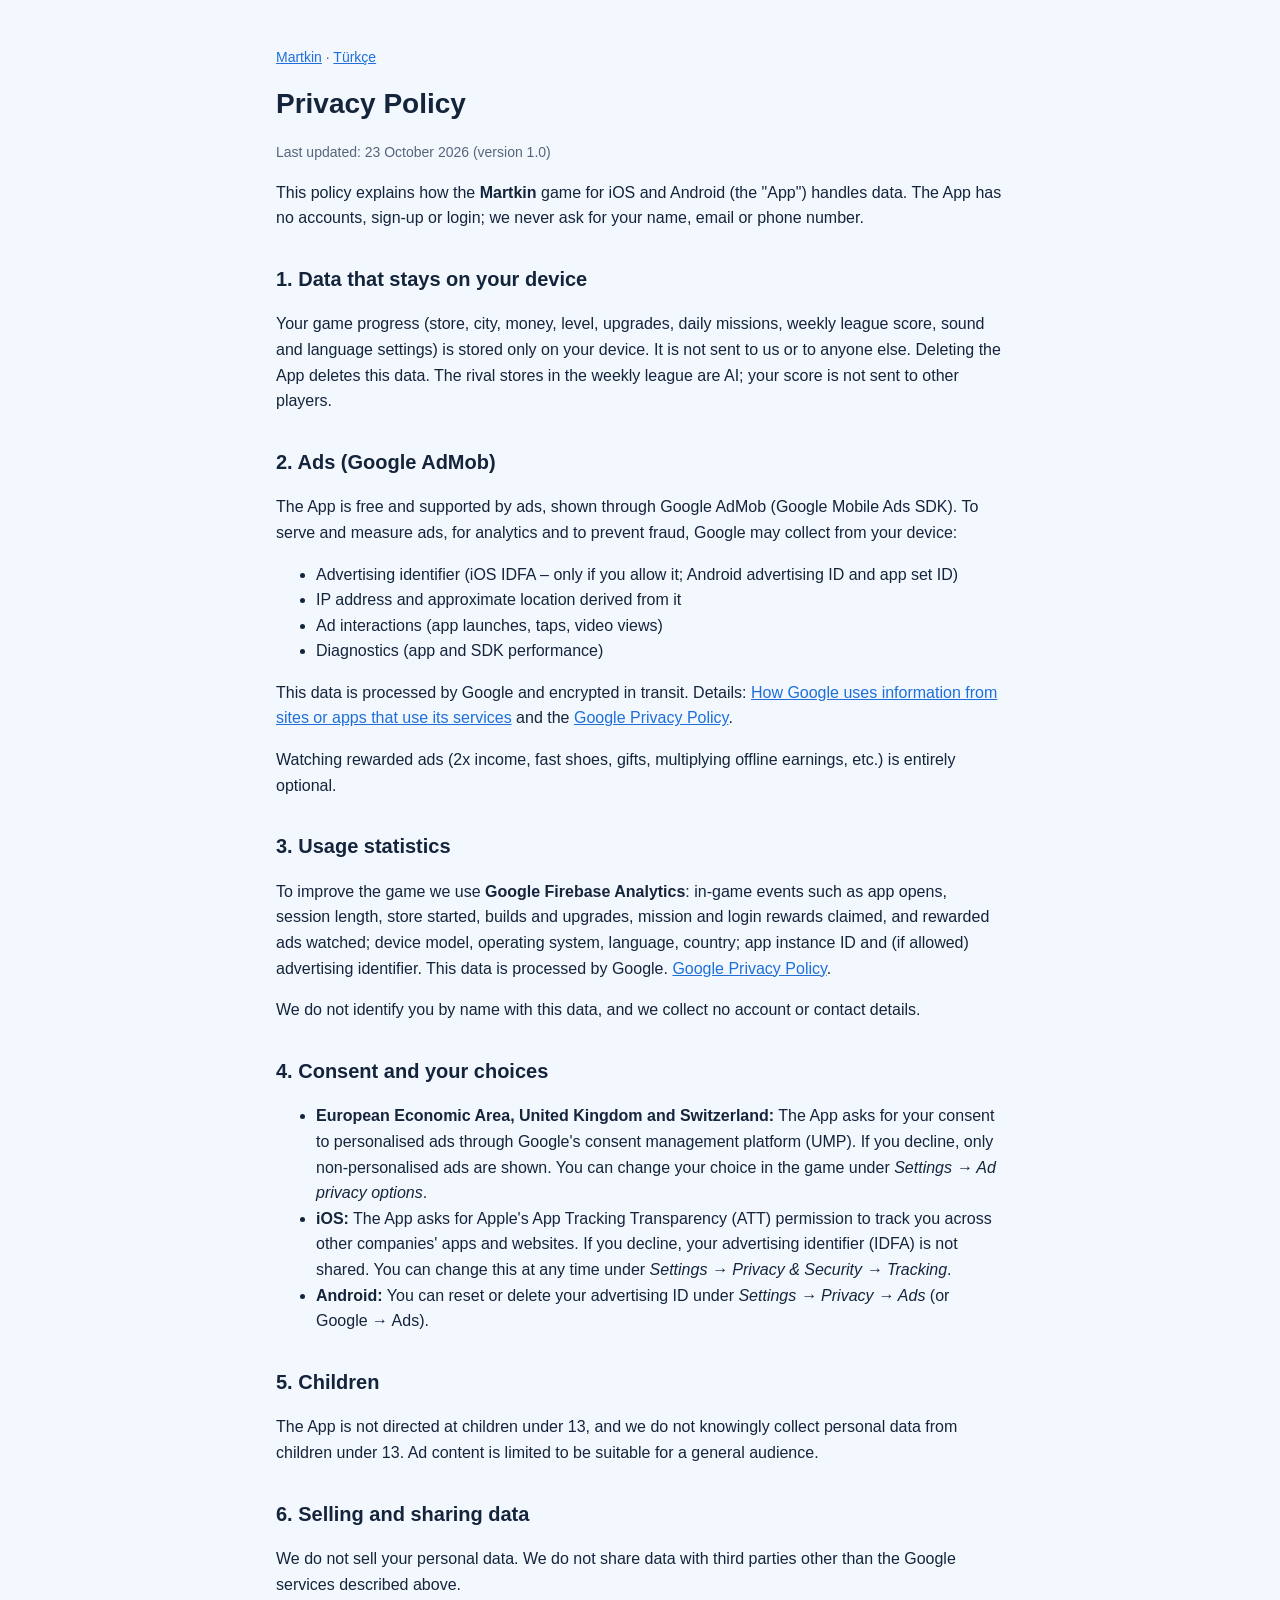
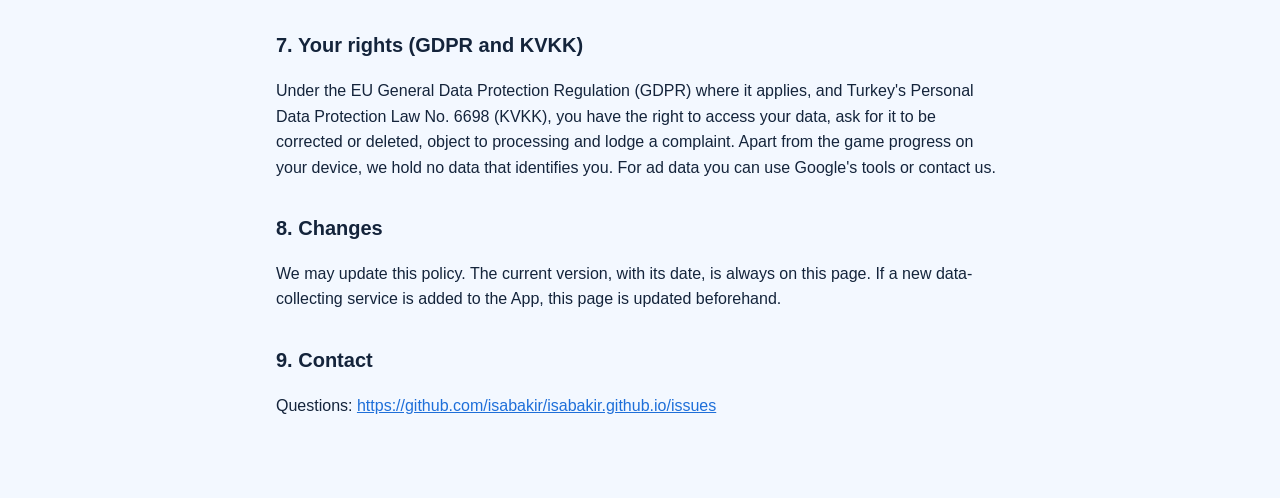
<file: martkin/privacy.html>
<!doctype html>
<html lang="en">
<head>
<meta charset="utf-8">
<meta name="viewport" content="width=device-width, initial-scale=1">
<title>Privacy Policy</title>
<link rel="stylesheet" href="stil.css">
</head>
<body><main>
<p class="soft"><a href="index.html">Martkin</a> · <a href="gizlilik.html">Türkçe</a></p>
<h1>Privacy Policy</h1>
<p class="soft">Last updated: 23 October 2026 (version 1.0)</p>

<p>This policy explains how the <b>Martkin</b> game for iOS and Android (the "App") handles data. The App has no accounts, sign-up or login; we never ask for your name, email or phone number.</p>

<h2>1. Data that stays on your device</h2>
<p>Your game progress (store, city, money, level, upgrades, daily missions, weekly league score, sound and language settings) is stored only on your device. It is not sent to us or to anyone else. Deleting the App deletes this data. The rival stores in the weekly league are AI; your score is not sent to other players.</p>

<h2>2. Ads (Google AdMob)</h2>
<p>The App is free and supported by ads, shown through Google AdMob (Google Mobile Ads SDK). To serve and measure ads, for analytics and to prevent fraud, Google may collect from your device:</p>
<ul>
<li>Advertising identifier (iOS IDFA – only if you allow it; Android advertising ID and app set ID)</li>
<li>IP address and approximate location derived from it</li>
<li>Ad interactions (app launches, taps, video views)</li>
<li>Diagnostics (app and SDK performance)</li>
</ul>
<p>This data is processed by Google and encrypted in transit. Details: <a href="https://policies.google.com/technologies/partner-sites">How Google uses information from sites or apps that use its services</a> and the <a href="https://policies.google.com/privacy">Google Privacy Policy</a>.</p>
<p>Watching rewarded ads (2x income, fast shoes, gifts, multiplying offline earnings, etc.) is entirely optional.</p>

<h2>3. Usage statistics</h2>
<p>To improve the game we use <b>Google Firebase Analytics</b>: in-game events such as app opens, session length, store started, builds and upgrades, mission and login rewards claimed, and rewarded ads watched; device model, operating system, language, country; app instance ID and (if allowed) advertising identifier. This data is processed by Google. <a href="https://policies.google.com/privacy">Google Privacy Policy</a>.</p>
<p>We do not identify you by name with this data, and we collect no account or contact details.</p>

<h2>4. Consent and your choices</h2>
<ul>
<li><b>European Economic Area, United Kingdom and Switzerland:</b> The App asks for your consent to personalised ads through Google's consent management platform (UMP). If you decline, only non-personalised ads are shown. You can change your choice in the game under <i>Settings → Ad privacy options</i>.</li>
<li><b>iOS:</b> The App asks for Apple's App Tracking Transparency (ATT) permission to track you across other companies' apps and websites. If you decline, your advertising identifier (IDFA) is not shared. You can change this at any time under <i>Settings → Privacy &amp; Security → Tracking</i>.</li>
<li><b>Android:</b> You can reset or delete your advertising ID under <i>Settings → Privacy → Ads</i> (or Google → Ads).</li>
</ul>

<h2>5. Children</h2>
<p>The App is not directed at children under 13, and we do not knowingly collect personal data from children under 13. Ad content is limited to be suitable for a general audience.</p>

<h2>6. Selling and sharing data</h2>
<p>We do not sell your personal data. We do not share data with third parties other than the Google services described above.</p>

<h2>7. Your rights (GDPR and KVKK)</h2>
<p>Under the EU General Data Protection Regulation (GDPR) where it applies, and Turkey's Personal Data Protection Law No. 6698 (KVKK), you have the right to access your data, ask for it to be corrected or deleted, object to processing and lodge a complaint. Apart from the game progress on your device, we hold no data that identifies you. For ad data you can use Google's tools or contact us.</p>

<h2>8. Changes</h2>
<p>We may update this policy. The current version, with its date, is always on this page. If a new data-collecting service is added to the App, this page is updated beforehand.</p>

<h2>9. Contact</h2>
<p>Questions: <a href="https://github.com/isabakir/isabakir.github.io/issues">https://github.com/isabakir/isabakir.github.io/issues</a></p>
</main></body>
</html>
</file>
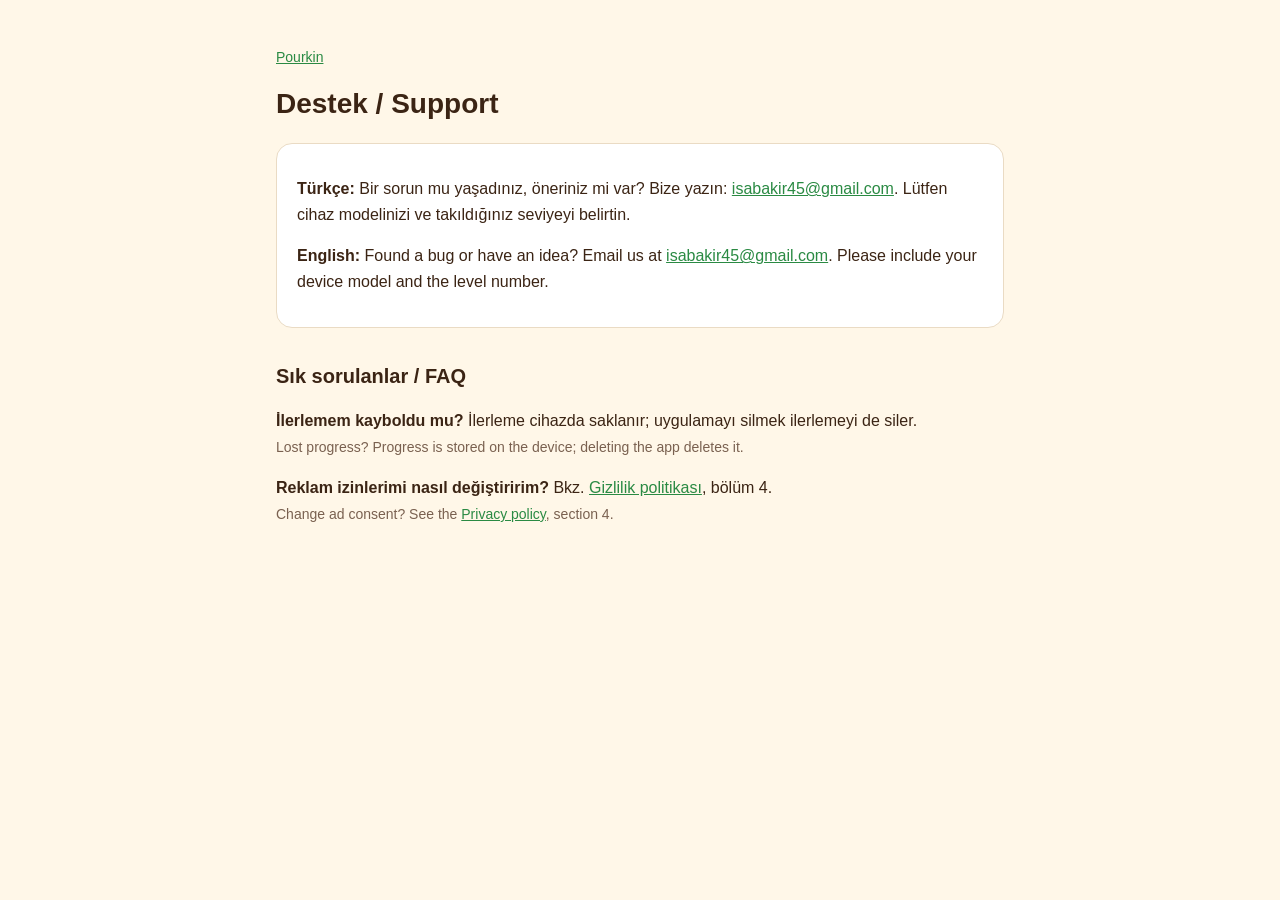
<file: pourkin/destek.html>
<!doctype html>
<html lang="tr">
<head>
<meta charset="utf-8">
<meta name="viewport" content="width=device-width, initial-scale=1">
<title>Destek</title>
<link rel="stylesheet" href="../stil.css">
</head>
<body><main>
<p class="soft"><a href="index.html">Pourkin</a></p>
<h1>Destek / Support</h1>
<div class="card">
<p><b>Türkçe:</b> Bir sorun mu yaşadınız, öneriniz mi var? Bize yazın: <a href="mailto:isabakir45@gmail.com">isabakir45@gmail.com</a>. Lütfen cihaz modelinizi ve takıldığınız seviyeyi belirtin.</p>
<p><b>English:</b> Found a bug or have an idea? Email us at <a href="mailto:isabakir45@gmail.com">isabakir45@gmail.com</a>. Please include your device model and the level number.</p>
</div>
<h2>Sık sorulanlar / FAQ</h2>
<p><b>İlerlemem kayboldu mu?</b> İlerleme cihazda saklanır; uygulamayı silmek ilerlemeyi de siler.<br><span class="soft">Lost progress? Progress is stored on the device; deleting the app deletes it.</span></p>
<p><b>Reklam izinlerimi nasıl değiştiririm?</b> Bkz. <a href="gizlilik.html">Gizlilik politikası</a>, bölüm 4.<br><span class="soft">Change ad consent? See the <a href="privacy.html">Privacy policy</a>, section 4.</span></p>
</main></body>
</html>
</file>
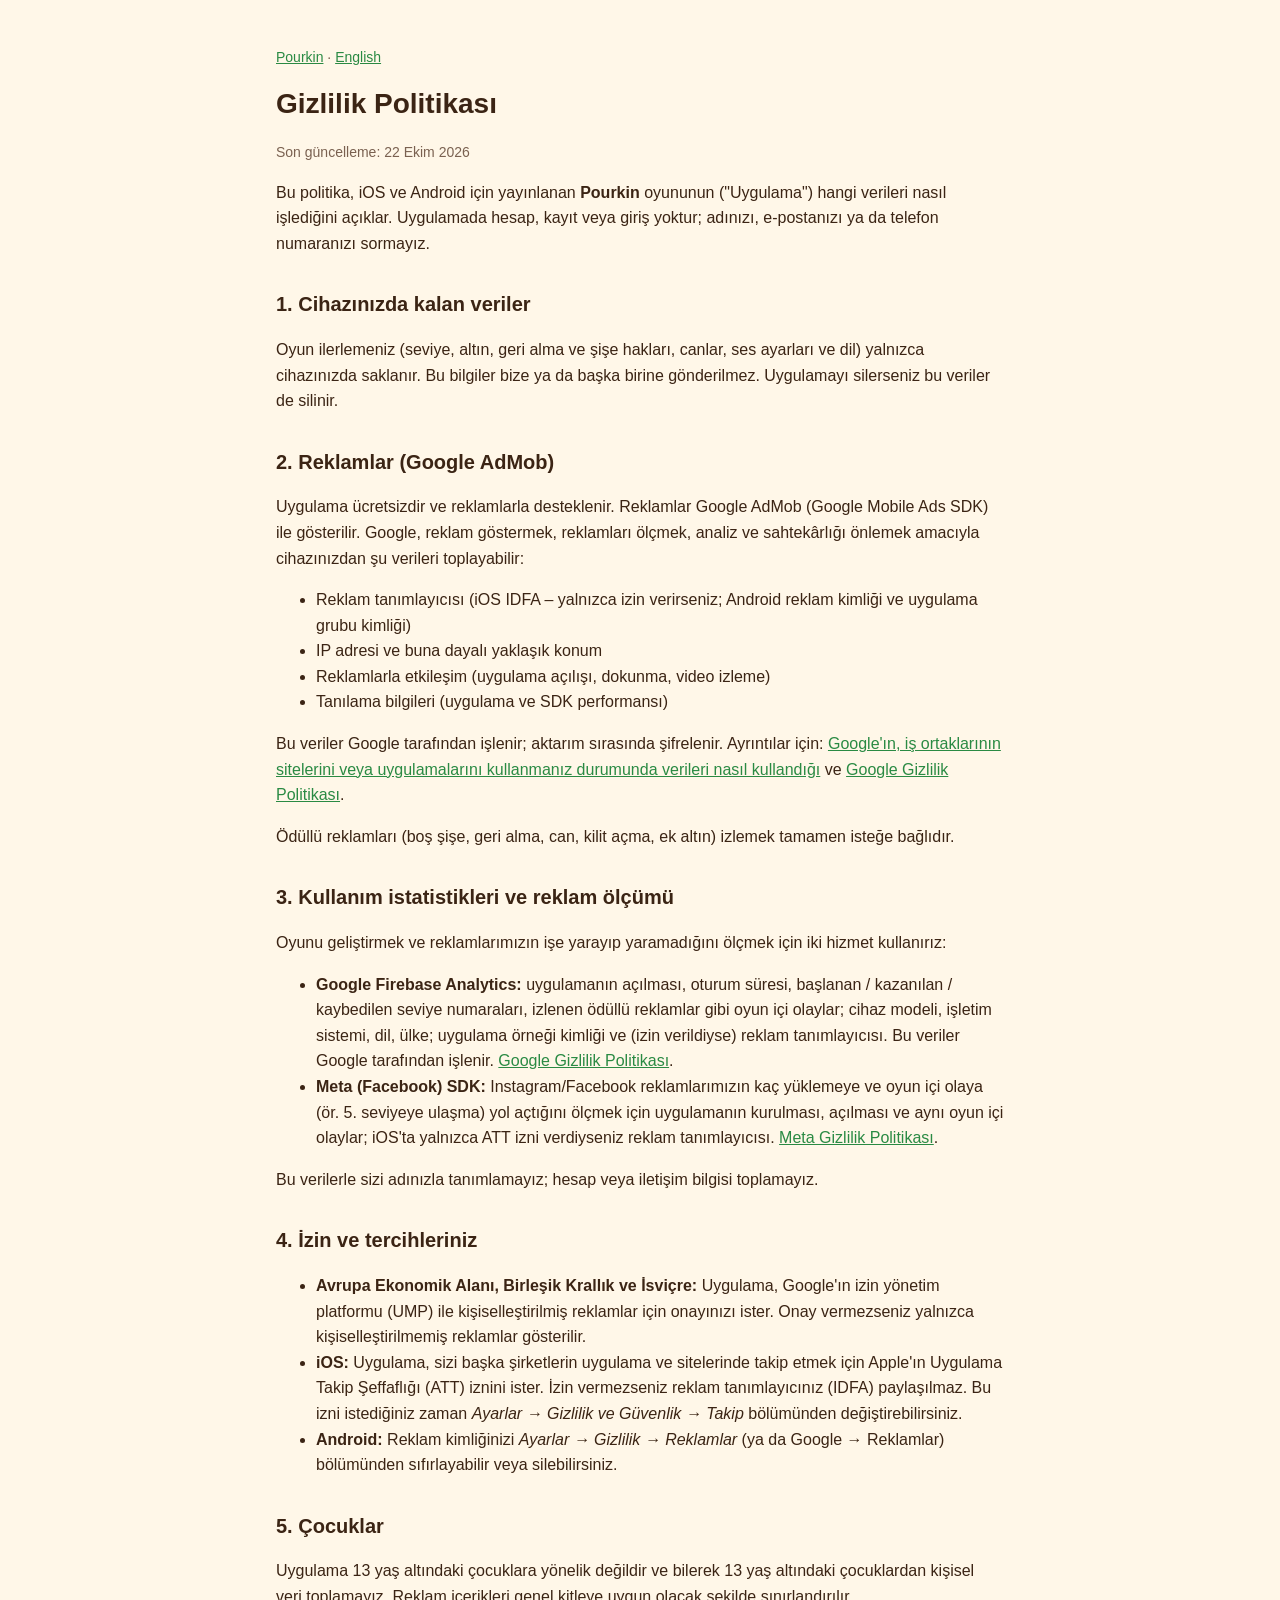
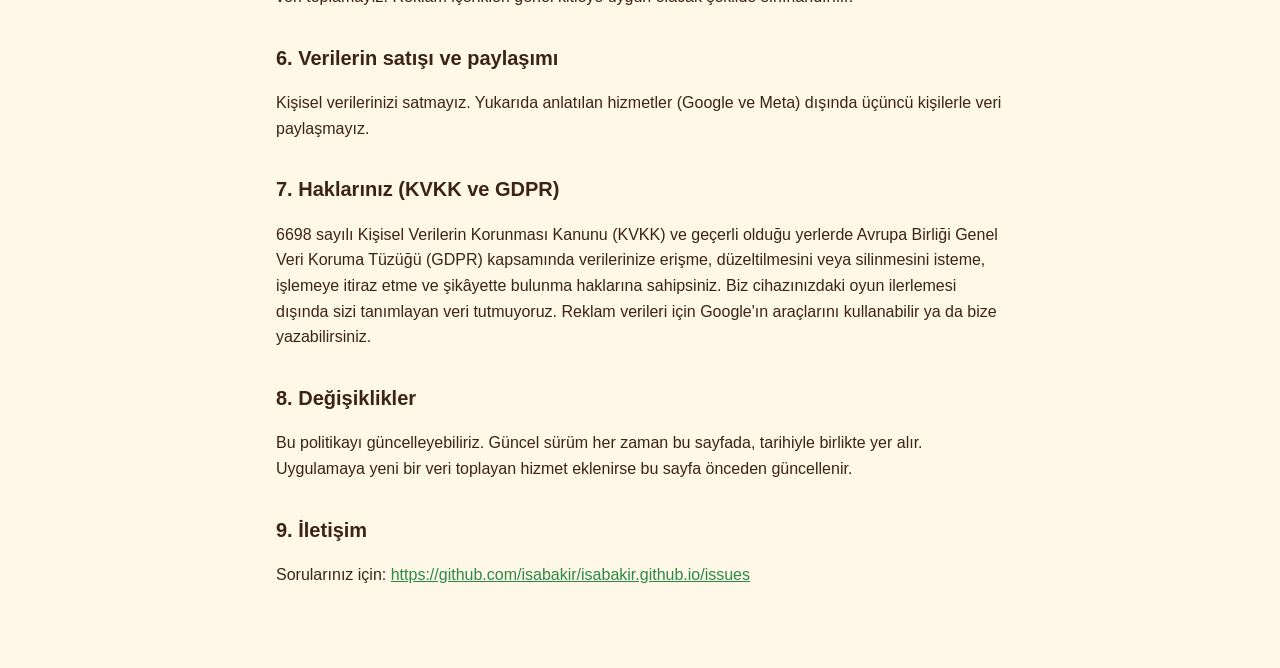
<file: pourkin/gizlilik.html>
<!doctype html>
<html lang="tr">
<head>
<meta charset="utf-8">
<meta name="viewport" content="width=device-width, initial-scale=1">
<title>Gizlilik Politikası</title>
<link rel="stylesheet" href="../stil.css">
</head>
<body><main>
<p class="soft"><a href="index.html">Pourkin</a> · <a href="privacy.html">English</a></p>
<h1>Gizlilik Politikası</h1>
<p class="soft">Son güncelleme: 22 Ekim 2026</p>

<p>Bu politika, iOS ve Android için yayınlanan <b>Pourkin</b> oyununun ("Uygulama") hangi verileri nasıl işlediğini açıklar. Uygulamada hesap, kayıt veya giriş yoktur; adınızı, e-postanızı ya da telefon numaranızı sormayız.</p>

<h2>1. Cihazınızda kalan veriler</h2>
<p>Oyun ilerlemeniz (seviye, altın, geri alma ve şişe hakları, canlar, ses ayarları ve dil) yalnızca cihazınızda saklanır. Bu bilgiler bize ya da başka birine gönderilmez. Uygulamayı silerseniz bu veriler de silinir.</p>

<h2>2. Reklamlar (Google AdMob)</h2>
<p>Uygulama ücretsizdir ve reklamlarla desteklenir. Reklamlar Google AdMob (Google Mobile Ads SDK) ile gösterilir. Google, reklam göstermek, reklamları ölçmek, analiz ve sahtekârlığı önlemek amacıyla cihazınızdan şu verileri toplayabilir:</p>
<ul>
<li>Reklam tanımlayıcısı (iOS IDFA – yalnızca izin verirseniz; Android reklam kimliği ve uygulama grubu kimliği)</li>
<li>IP adresi ve buna dayalı yaklaşık konum</li>
<li>Reklamlarla etkileşim (uygulama açılışı, dokunma, video izleme)</li>
<li>Tanılama bilgileri (uygulama ve SDK performansı)</li>
</ul>
<p>Bu veriler Google tarafından işlenir; aktarım sırasında şifrelenir. Ayrıntılar için: <a href="https://policies.google.com/technologies/partner-sites">Google'ın, iş ortaklarının sitelerini veya uygulamalarını kullanmanız durumunda verileri nasıl kullandığı</a> ve <a href="https://policies.google.com/privacy">Google Gizlilik Politikası</a>.</p>
<p>Ödüllü reklamları (boş şişe, geri alma, can, kilit açma, ek altın) izlemek tamamen isteğe bağlıdır.</p>

<h2>3. Kullanım istatistikleri ve reklam ölçümü</h2>
<p>Oyunu geliştirmek ve reklamlarımızın işe yarayıp yaramadığını ölçmek için iki hizmet kullanırız:</p>
<ul>
<li><b>Google Firebase Analytics:</b> uygulamanın açılması, oturum süresi, başlanan / kazanılan / kaybedilen seviye numaraları, izlenen ödüllü reklamlar gibi oyun içi olaylar; cihaz modeli, işletim sistemi, dil, ülke; uygulama örneği kimliği ve (izin verildiyse) reklam tanımlayıcısı. Bu veriler Google tarafından işlenir. <a href="https://policies.google.com/privacy">Google Gizlilik Politikası</a>.</li>
<li><b>Meta (Facebook) SDK:</b> Instagram/Facebook reklamlarımızın kaç yüklemeye ve oyun içi olaya (ör. 5. seviyeye ulaşma) yol açtığını ölçmek için uygulamanın kurulması, açılması ve aynı oyun içi olaylar; iOS'ta yalnızca ATT izni verdiyseniz reklam tanımlayıcısı. <a href="https://www.facebook.com/privacy/policy/">Meta Gizlilik Politikası</a>.</li>
</ul>
<p>Bu verilerle sizi adınızla tanımlamayız; hesap veya iletişim bilgisi toplamayız.</p>

<h2>4. İzin ve tercihleriniz</h2>
<ul>
<li><b>Avrupa Ekonomik Alanı, Birleşik Krallık ve İsviçre:</b> Uygulama, Google'ın izin yönetim platformu (UMP) ile kişiselleştirilmiş reklamlar için onayınızı ister. Onay vermezseniz yalnızca kişiselleştirilmemiş reklamlar gösterilir.</li>
<li><b>iOS:</b> Uygulama, sizi başka şirketlerin uygulama ve sitelerinde takip etmek için Apple'ın Uygulama Takip Şeffaflığı (ATT) iznini ister. İzin vermezseniz reklam tanımlayıcınız (IDFA) paylaşılmaz. Bu izni istediğiniz zaman <i>Ayarlar → Gizlilik ve Güvenlik → Takip</i> bölümünden değiştirebilirsiniz.</li>
<li><b>Android:</b> Reklam kimliğinizi <i>Ayarlar → Gizlilik → Reklamlar</i> (ya da Google → Reklamlar) bölümünden sıfırlayabilir veya silebilirsiniz.</li>
</ul>

<h2>5. Çocuklar</h2>
<p>Uygulama 13 yaş altındaki çocuklara yönelik değildir ve bilerek 13 yaş altındaki çocuklardan kişisel veri toplamayız. Reklam içerikleri genel kitleye uygun olacak şekilde sınırlandırılır.</p>

<h2>6. Verilerin satışı ve paylaşımı</h2>
<p>Kişisel verilerinizi satmayız. Yukarıda anlatılan hizmetler (Google ve Meta) dışında üçüncü kişilerle veri paylaşmayız.</p>

<h2>7. Haklarınız (KVKK ve GDPR)</h2>
<p>6698 sayılı Kişisel Verilerin Korunması Kanunu (KVKK) ve geçerli olduğu yerlerde Avrupa Birliği Genel Veri Koruma Tüzüğü (GDPR) kapsamında verilerinize erişme, düzeltilmesini veya silinmesini isteme, işlemeye itiraz etme ve şikâyette bulunma haklarına sahipsiniz. Biz cihazınızdaki oyun ilerlemesi dışında sizi tanımlayan veri tutmuyoruz. Reklam verileri için Google'ın araçlarını kullanabilir ya da bize yazabilirsiniz.</p>

<h2>8. Değişiklikler</h2>
<p>Bu politikayı güncelleyebiliriz. Güncel sürüm her zaman bu sayfada, tarihiyle birlikte yer alır. Uygulamaya yeni bir veri toplayan hizmet eklenirse bu sayfa önceden güncellenir.</p>

<h2>9. İletişim</h2>
<p>Sorularınız için: <a href="https://github.com/isabakir/isabakir.github.io/issues">https://github.com/isabakir/isabakir.github.io/issues</a></p>
</main></body>
</html>
</file>
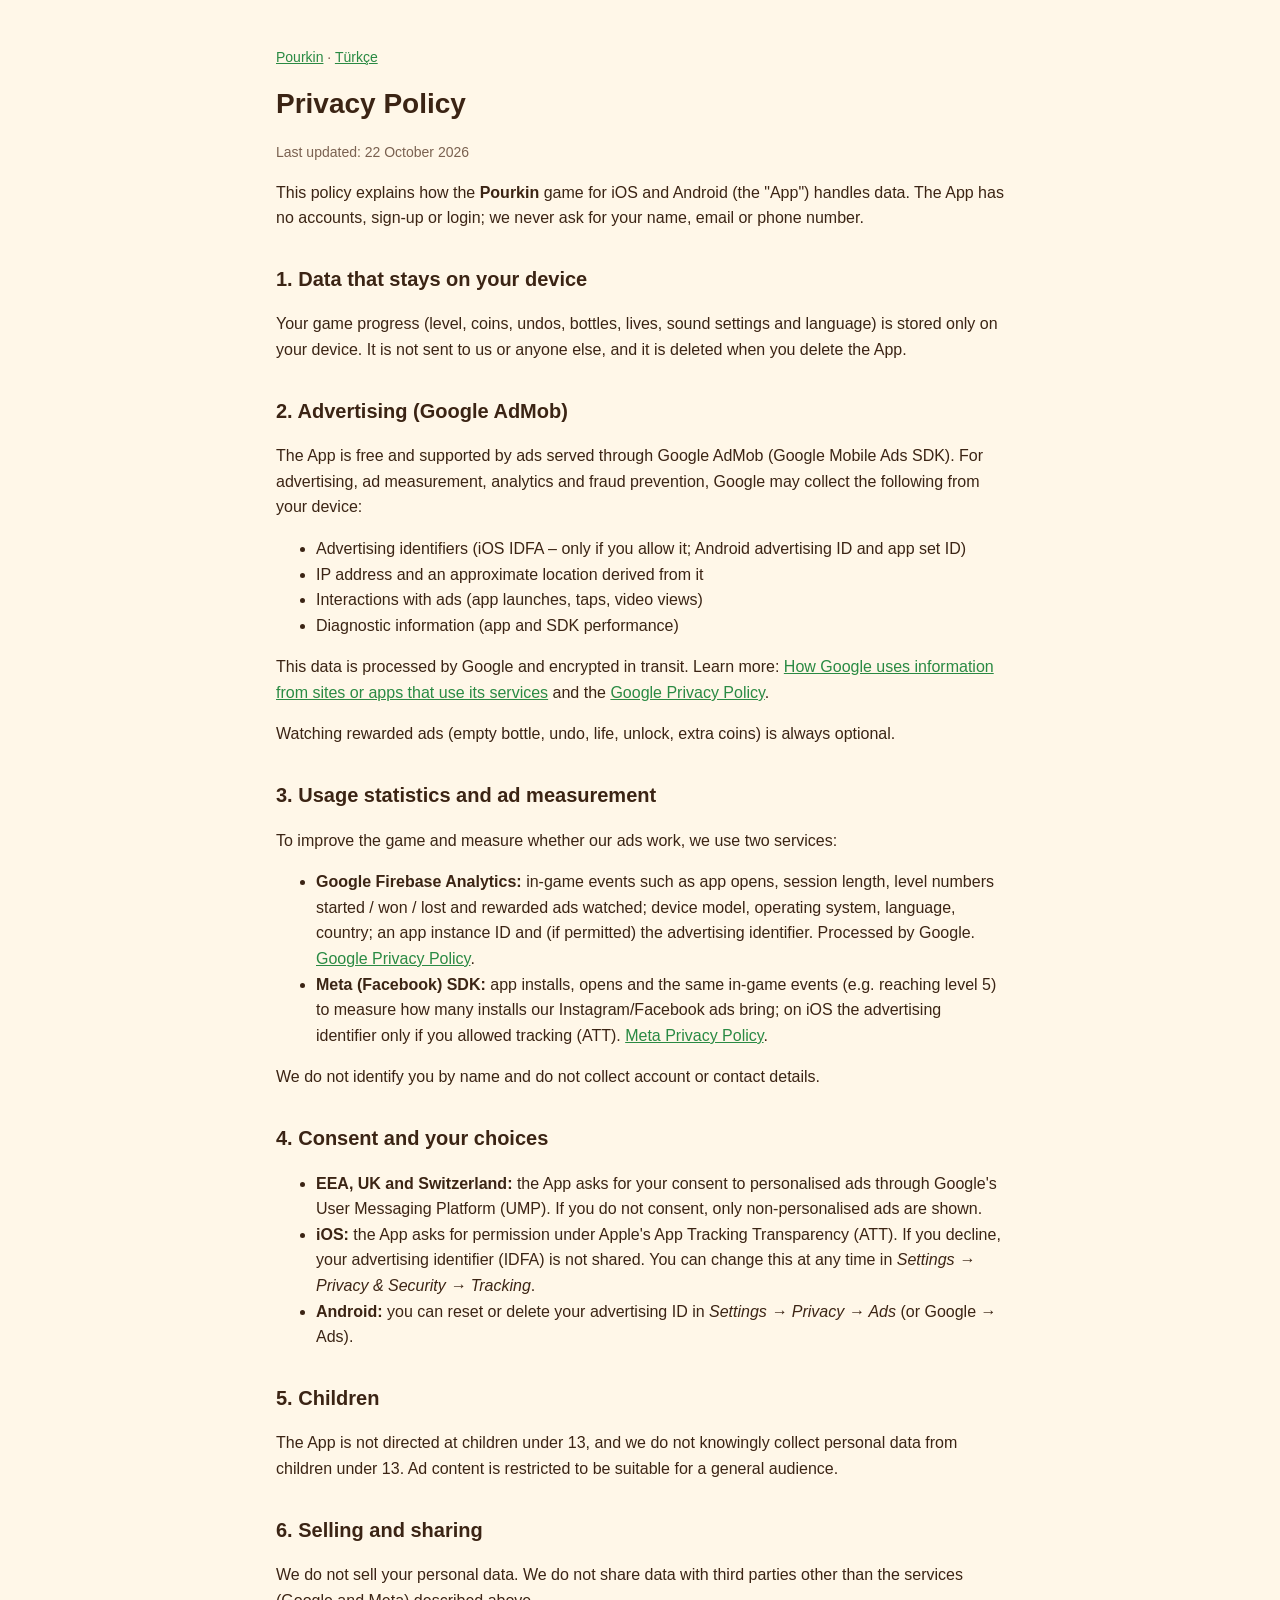
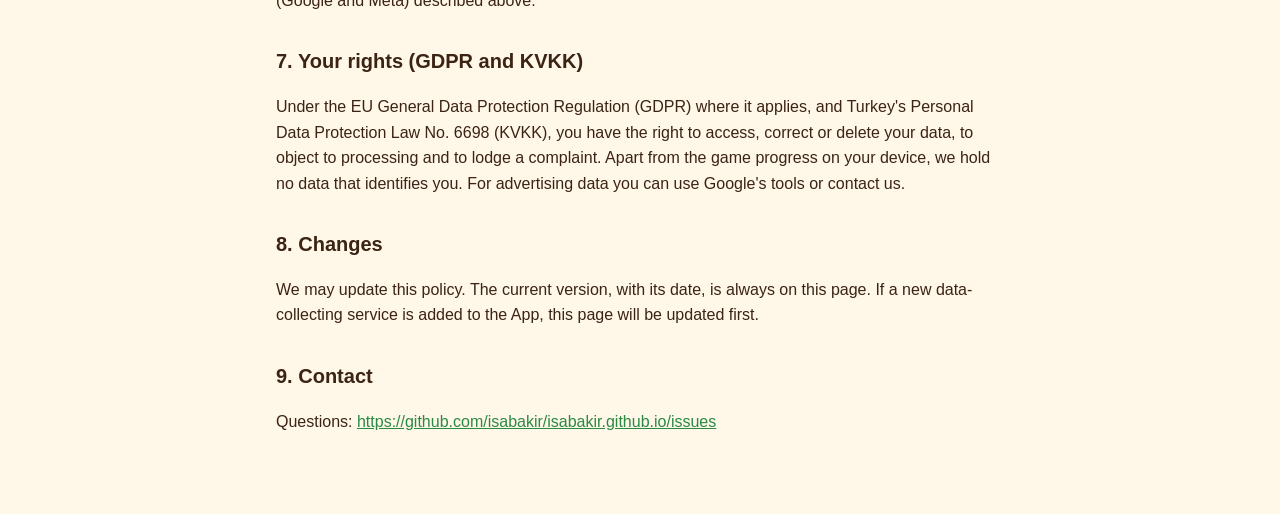
<file: pourkin/privacy.html>
<!doctype html>
<html lang="en">
<head>
<meta charset="utf-8">
<meta name="viewport" content="width=device-width, initial-scale=1">
<title>Privacy Policy</title>
<link rel="stylesheet" href="../stil.css">
</head>
<body><main>
<p class="soft"><a href="index.html">Pourkin</a> · <a href="gizlilik.html">Türkçe</a></p>
<h1>Privacy Policy</h1>
<p class="soft">Last updated: 22 October 2026</p>

<p>This policy explains how the <b>Pourkin</b> game for iOS and Android (the "App") handles data. The App has no accounts, sign-up or login; we never ask for your name, email or phone number.</p>

<h2>1. Data that stays on your device</h2>
<p>Your game progress (level, coins, undos, bottles, lives, sound settings and language) is stored only on your device. It is not sent to us or anyone else, and it is deleted when you delete the App.</p>

<h2>2. Advertising (Google AdMob)</h2>
<p>The App is free and supported by ads served through Google AdMob (Google Mobile Ads SDK). For advertising, ad measurement, analytics and fraud prevention, Google may collect the following from your device:</p>
<ul>
<li>Advertising identifiers (iOS IDFA – only if you allow it; Android advertising ID and app set ID)</li>
<li>IP address and an approximate location derived from it</li>
<li>Interactions with ads (app launches, taps, video views)</li>
<li>Diagnostic information (app and SDK performance)</li>
</ul>
<p>This data is processed by Google and encrypted in transit. Learn more: <a href="https://policies.google.com/technologies/partner-sites">How Google uses information from sites or apps that use its services</a> and the <a href="https://policies.google.com/privacy">Google Privacy Policy</a>.</p>
<p>Watching rewarded ads (empty bottle, undo, life, unlock, extra coins) is always optional.</p>

<h2>3. Usage statistics and ad measurement</h2>
<p>To improve the game and measure whether our ads work, we use two services:</p>
<ul>
<li><b>Google Firebase Analytics:</b> in-game events such as app opens, session length, level numbers started / won / lost and rewarded ads watched; device model, operating system, language, country; an app instance ID and (if permitted) the advertising identifier. Processed by Google. <a href="https://policies.google.com/privacy">Google Privacy Policy</a>.</li>
<li><b>Meta (Facebook) SDK:</b> app installs, opens and the same in-game events (e.g. reaching level 5) to measure how many installs our Instagram/Facebook ads bring; on iOS the advertising identifier only if you allowed tracking (ATT). <a href="https://www.facebook.com/privacy/policy/">Meta Privacy Policy</a>.</li>
</ul>
<p>We do not identify you by name and do not collect account or contact details.</p>

<h2>4. Consent and your choices</h2>
<ul>
<li><b>EEA, UK and Switzerland:</b> the App asks for your consent to personalised ads through Google's User Messaging Platform (UMP). If you do not consent, only non-personalised ads are shown.</li>
<li><b>iOS:</b> the App asks for permission under Apple's App Tracking Transparency (ATT). If you decline, your advertising identifier (IDFA) is not shared. You can change this at any time in <i>Settings → Privacy &amp; Security → Tracking</i>.</li>
<li><b>Android:</b> you can reset or delete your advertising ID in <i>Settings → Privacy → Ads</i> (or Google → Ads).</li>
</ul>

<h2>5. Children</h2>
<p>The App is not directed at children under 13, and we do not knowingly collect personal data from children under 13. Ad content is restricted to be suitable for a general audience.</p>

<h2>6. Selling and sharing</h2>
<p>We do not sell your personal data. We do not share data with third parties other than the services (Google and Meta) described above.</p>

<h2>7. Your rights (GDPR and KVKK)</h2>
<p>Under the EU General Data Protection Regulation (GDPR) where it applies, and Turkey's Personal Data Protection Law No. 6698 (KVKK), you have the right to access, correct or delete your data, to object to processing and to lodge a complaint. Apart from the game progress on your device, we hold no data that identifies you. For advertising data you can use Google's tools or contact us.</p>

<h2>8. Changes</h2>
<p>We may update this policy. The current version, with its date, is always on this page. If a new data-collecting service is added to the App, this page will be updated first.</p>

<h2>9. Contact</h2>
<p>Questions: <a href="https://github.com/isabakir/isabakir.github.io/issues">https://github.com/isabakir/isabakir.github.io/issues</a></p>
</main></body>
</html>
</file>
<file: stil.css>
:root{--bg:#FFF7E8;--ink:#3B2414;--soft:#7A6150;--card:#fff;--accent:#2A8A43;--line:#EADBC4}
@media (prefers-color-scheme: dark){:root{--bg:#1E1913;--ink:#F5ECDD;--soft:#C7B39E;--card:#2A231B;--accent:#6CC784;--line:#43382B}}
*{box-sizing:border-box}
body{margin:0;background:var(--bg);color:var(--ink);font:16px/1.6 -apple-system,BlinkMacSystemFont,"Segoe UI",Roboto,sans-serif}
main{max-width:760px;margin:0 auto;padding:32px 16px 64px}
header{display:flex;align-items:center;gap:16px;margin-bottom:24px}
header img{width:72px;height:72px;border-radius:18px}
h1{margin:0;font-size:28px}
h2{margin-top:32px;font-size:20px}
a{color:var(--accent)}
.card{background:var(--card);border:1px solid var(--line);border-radius:16px;padding:16px 20px;margin:16px 0}
.soft{color:var(--soft);font-size:14px}
nav a{margin-right:16px}
</file>
<file: lexkin/stil.css>
:root{--bg:#F3F8FF;--ink:#14243B;--soft:#56657A;--card:#fff;--accent:#1E6FD9;--line:#D6E2F2}
@media (prefers-color-scheme: dark){:root{--bg:#111821;--ink:#E8EFF8;--soft:#A3B2C6;--card:#1B2531;--accent:#6FAEFF;--line:#2E3B4C}}
*{box-sizing:border-box}
body{margin:0;background:var(--bg);color:var(--ink);font:16px/1.6 -apple-system,BlinkMacSystemFont,"Segoe UI",Roboto,sans-serif}
main{max-width:760px;margin:0 auto;padding:32px 16px 64px}
header{display:flex;align-items:center;gap:16px;margin-bottom:24px}
header img{width:72px;height:72px;border-radius:18px}
h1{margin:0;font-size:28px}
h2{margin-top:32px;font-size:20px}
a{color:var(--accent)}
.card{background:var(--card);border:1px solid var(--line);border-radius:16px;padding:16px 20px;margin:16px 0}
.soft{color:var(--soft);font-size:14px}
nav a{margin-right:16px}
</file>
<file: martkin/stil.css>
:root{--bg:#F3F8FF;--ink:#14243B;--soft:#56657A;--card:#fff;--accent:#1E6FD9;--line:#D6E2F2}
@media (prefers-color-scheme: dark){:root{--bg:#111821;--ink:#E8EFF8;--soft:#A3B2C6;--card:#1B2531;--accent:#6FAEFF;--line:#2E3B4C}}
*{box-sizing:border-box}
body{margin:0;background:var(--bg);color:var(--ink);font:16px/1.6 -apple-system,BlinkMacSystemFont,"Segoe UI",Roboto,sans-serif}
main{max-width:760px;margin:0 auto;padding:32px 16px 64px}
header{display:flex;align-items:center;gap:16px;margin-bottom:24px}
header img{width:72px;height:72px;border-radius:18px}
h1{margin:0;font-size:28px}
h2{margin-top:32px;font-size:20px}
a{color:var(--accent)}
.card{background:var(--card);border:1px solid var(--line);border-radius:16px;padding:16px 20px;margin:16px 0}
.soft{color:var(--soft);font-size:14px}
nav a{margin-right:16px}
</file>
